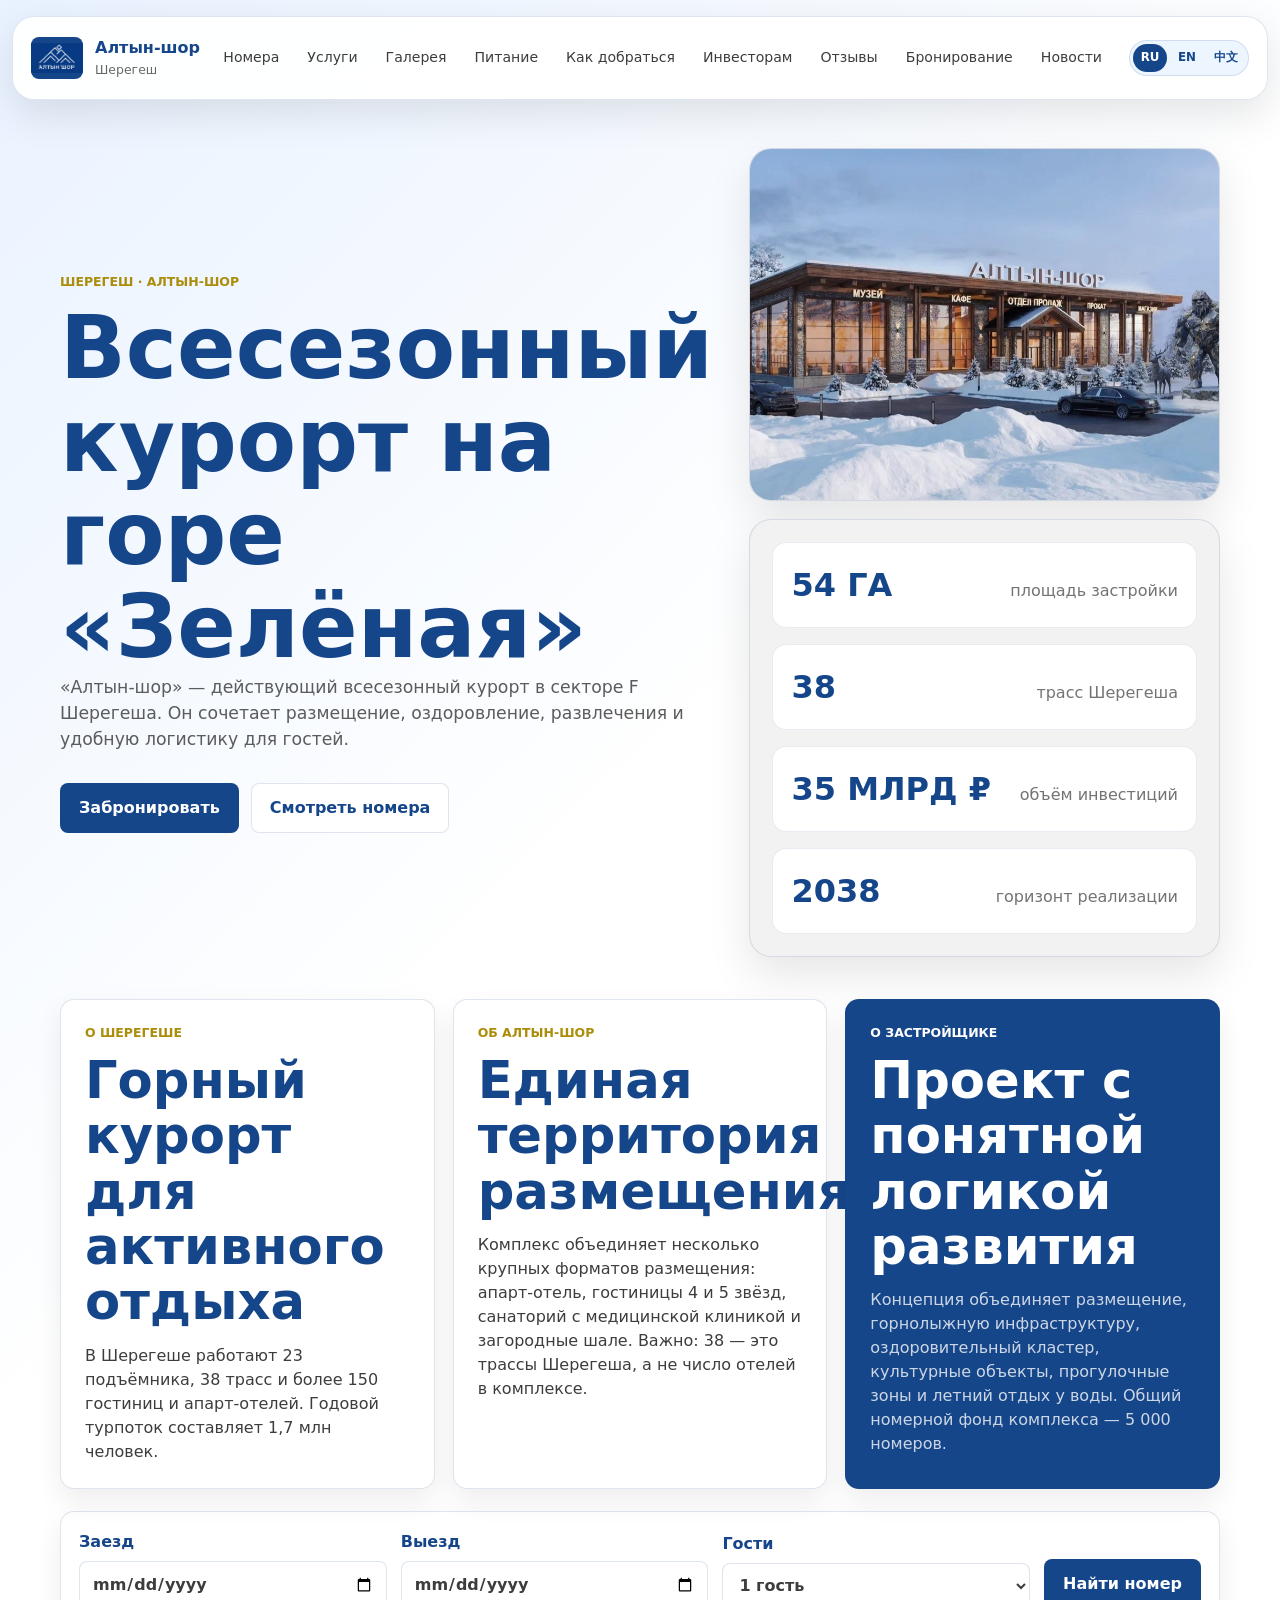
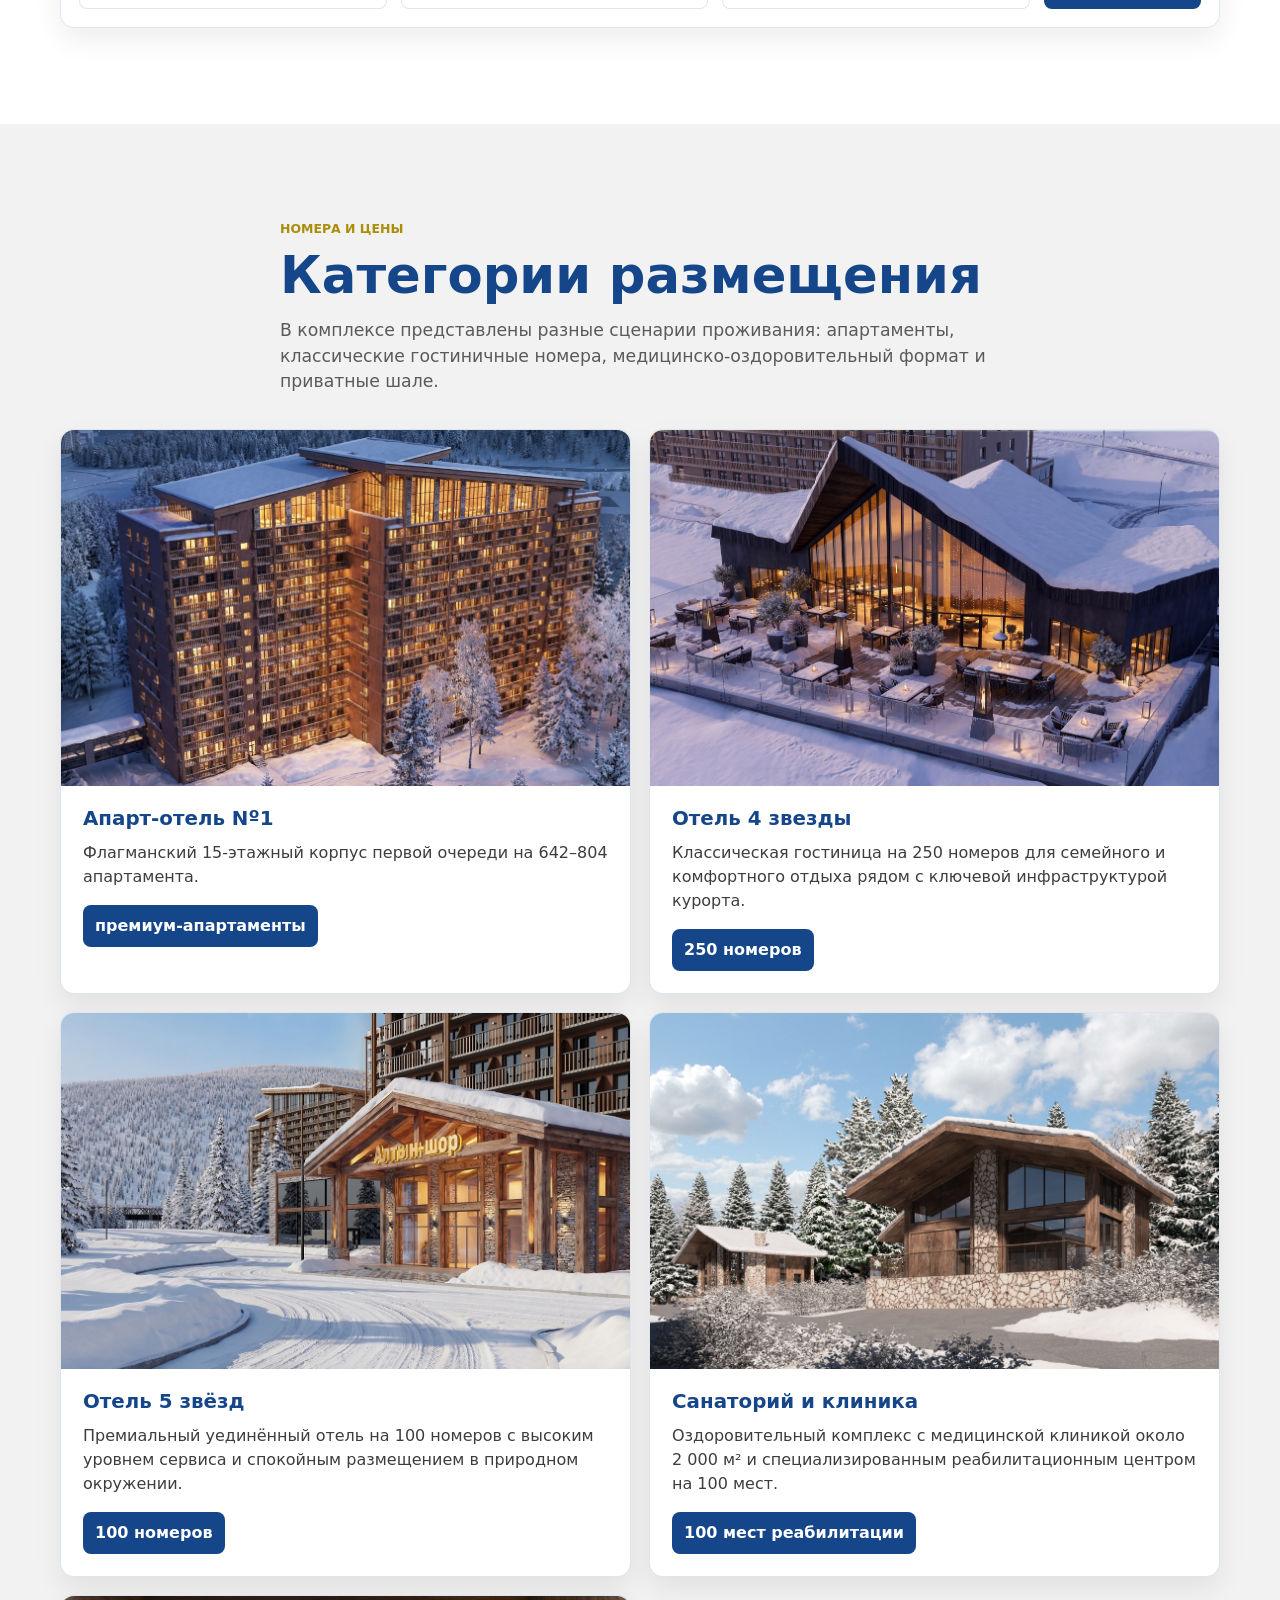
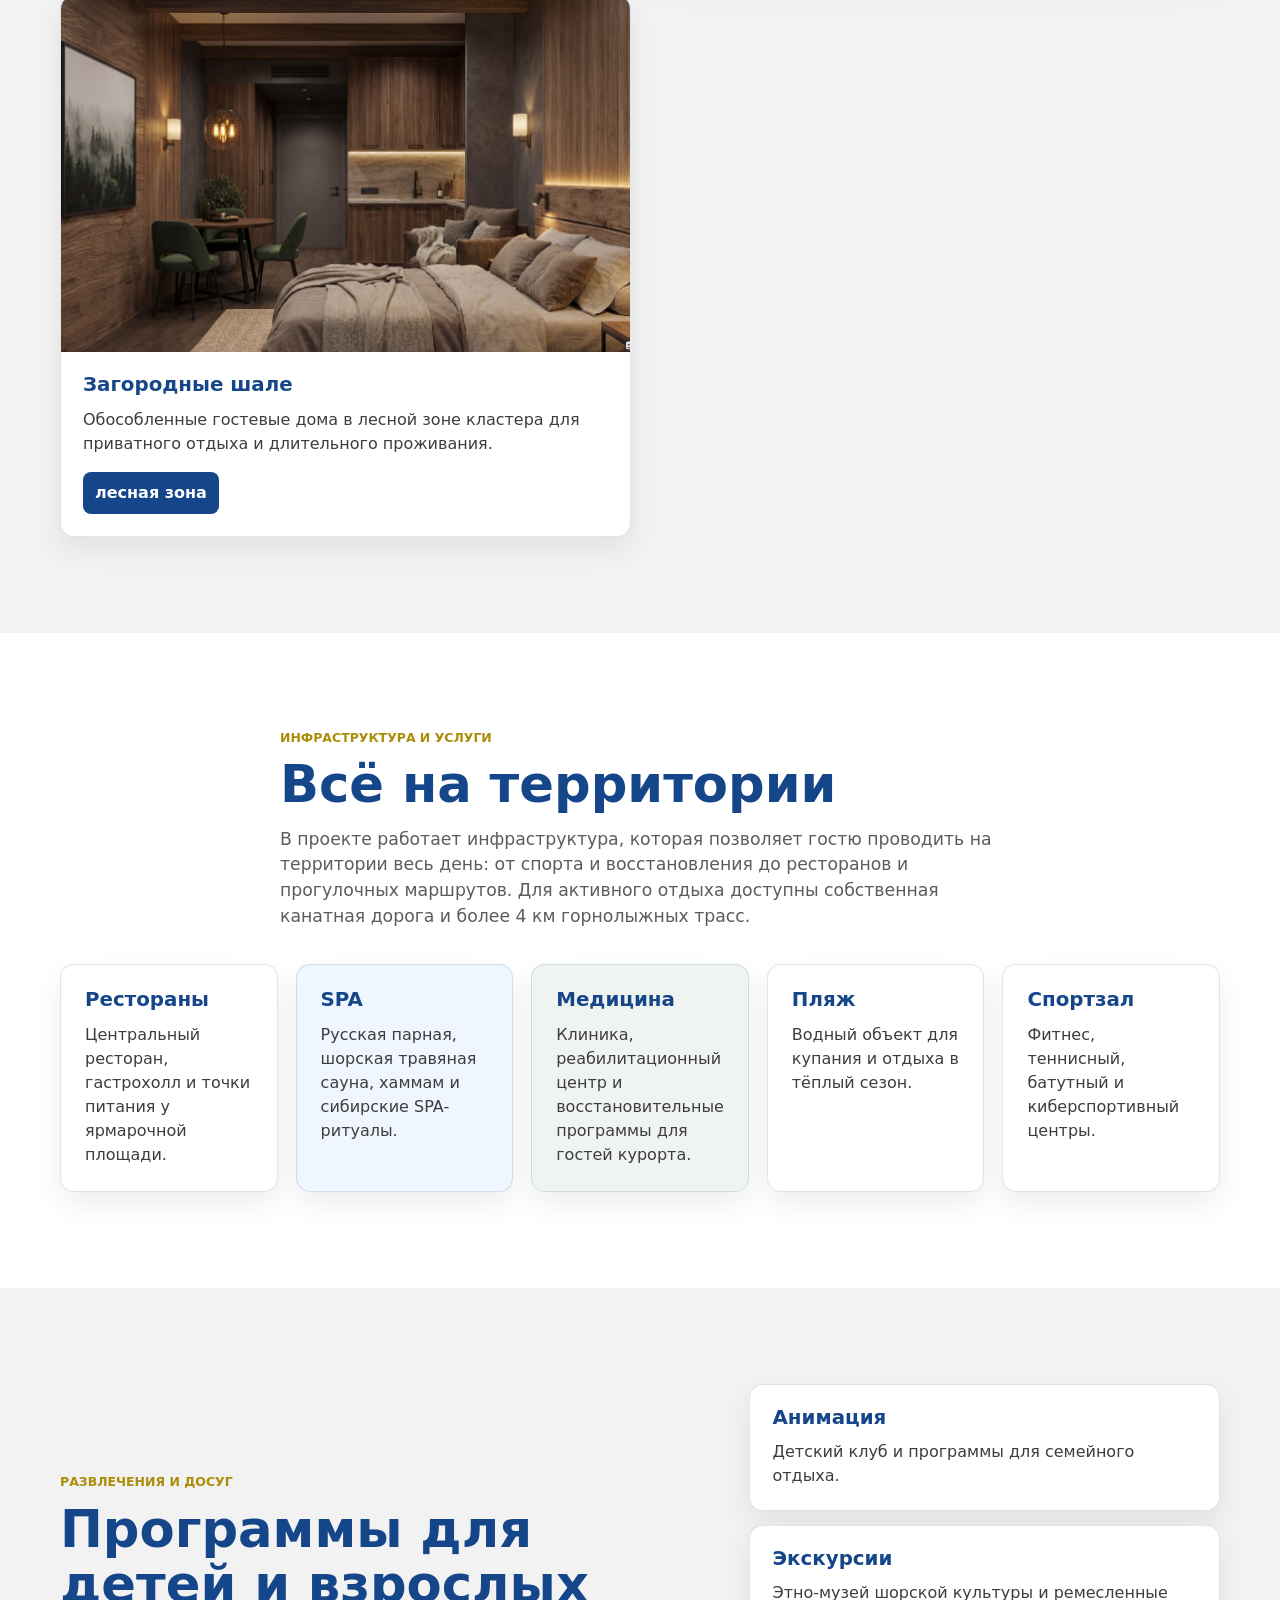
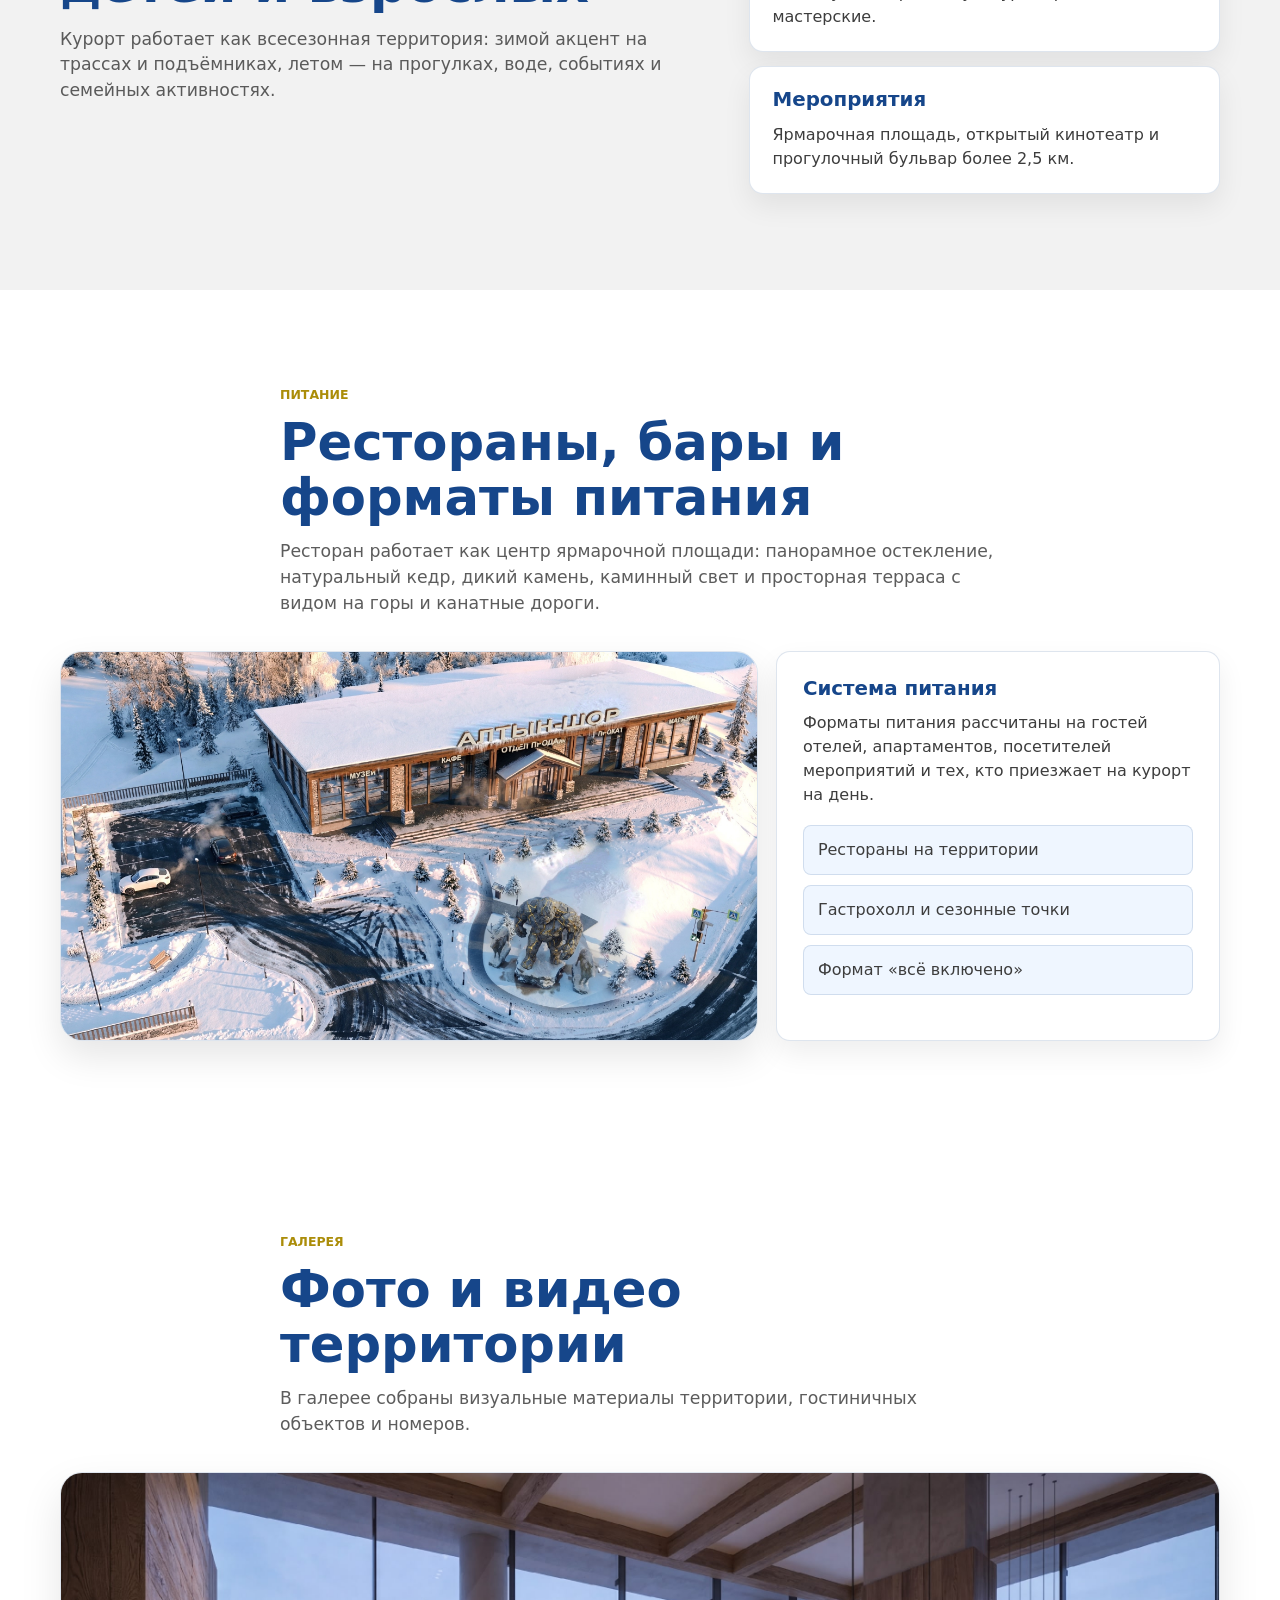
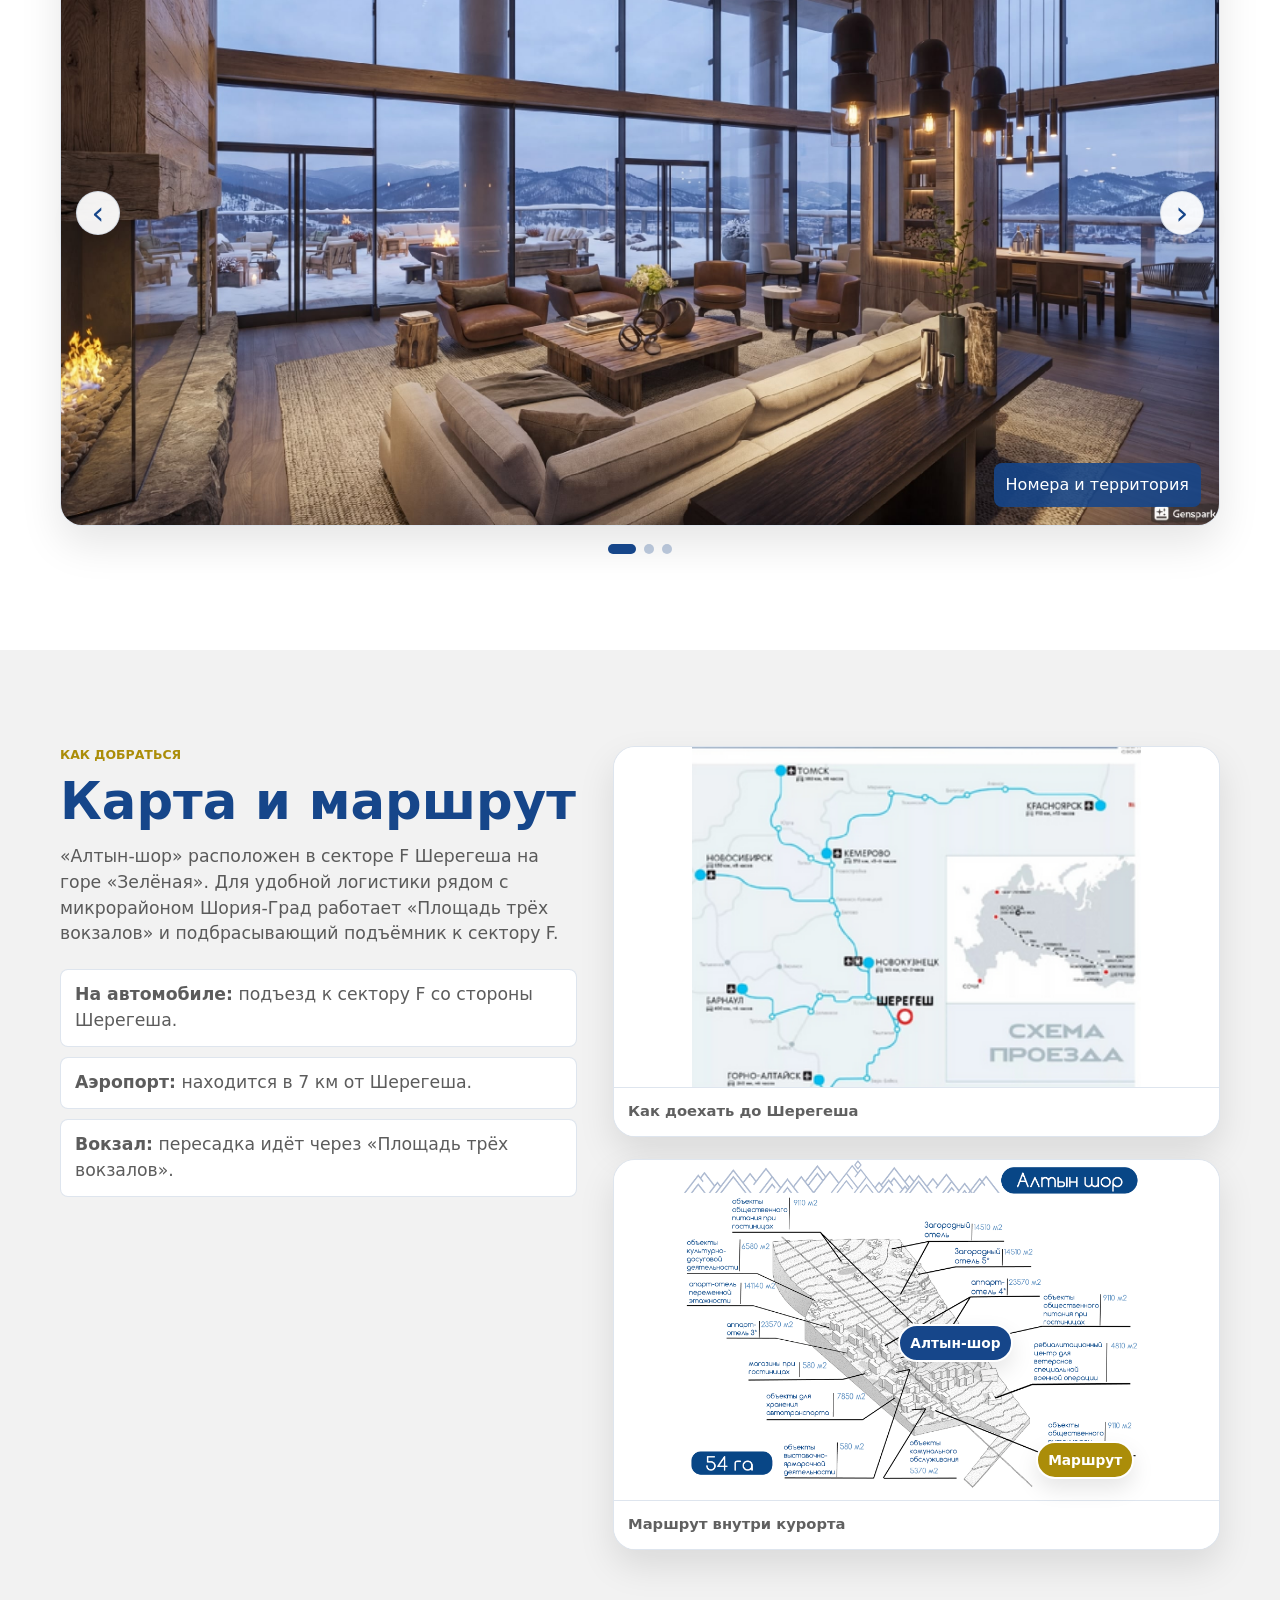
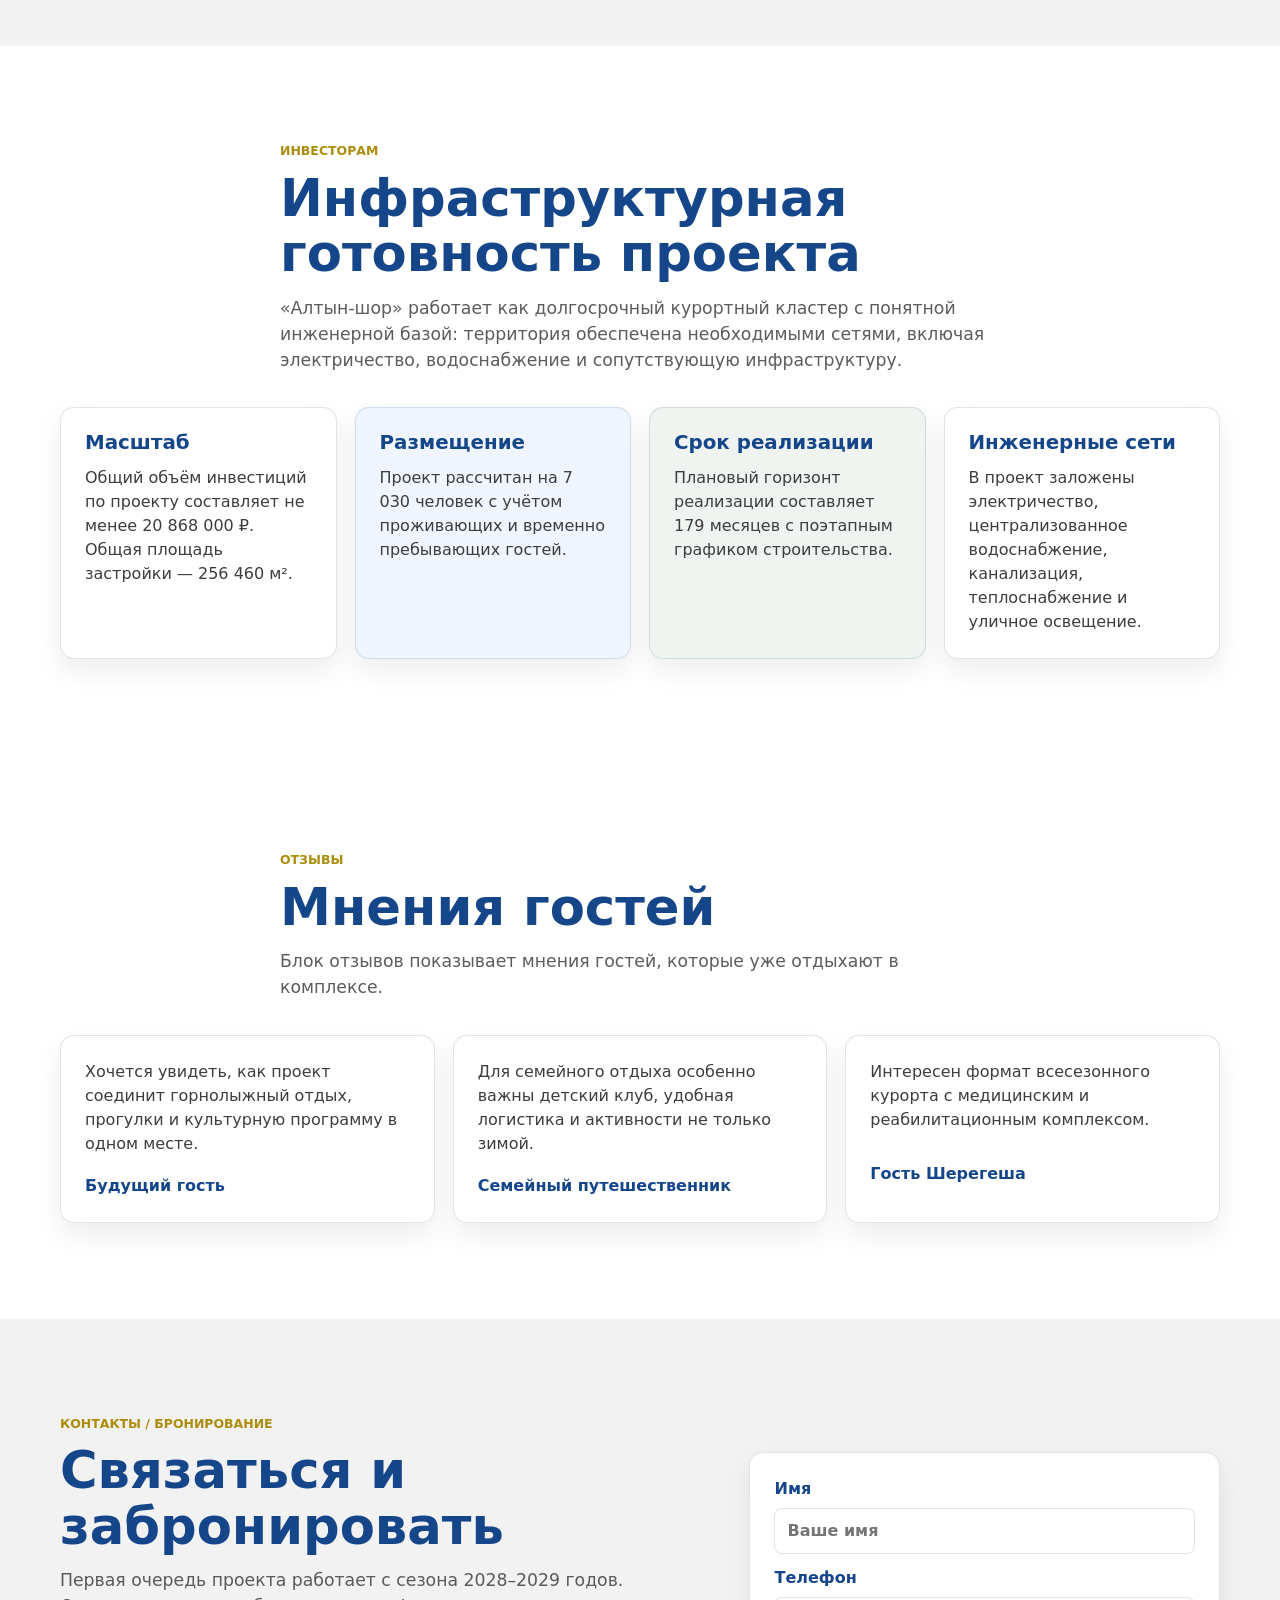
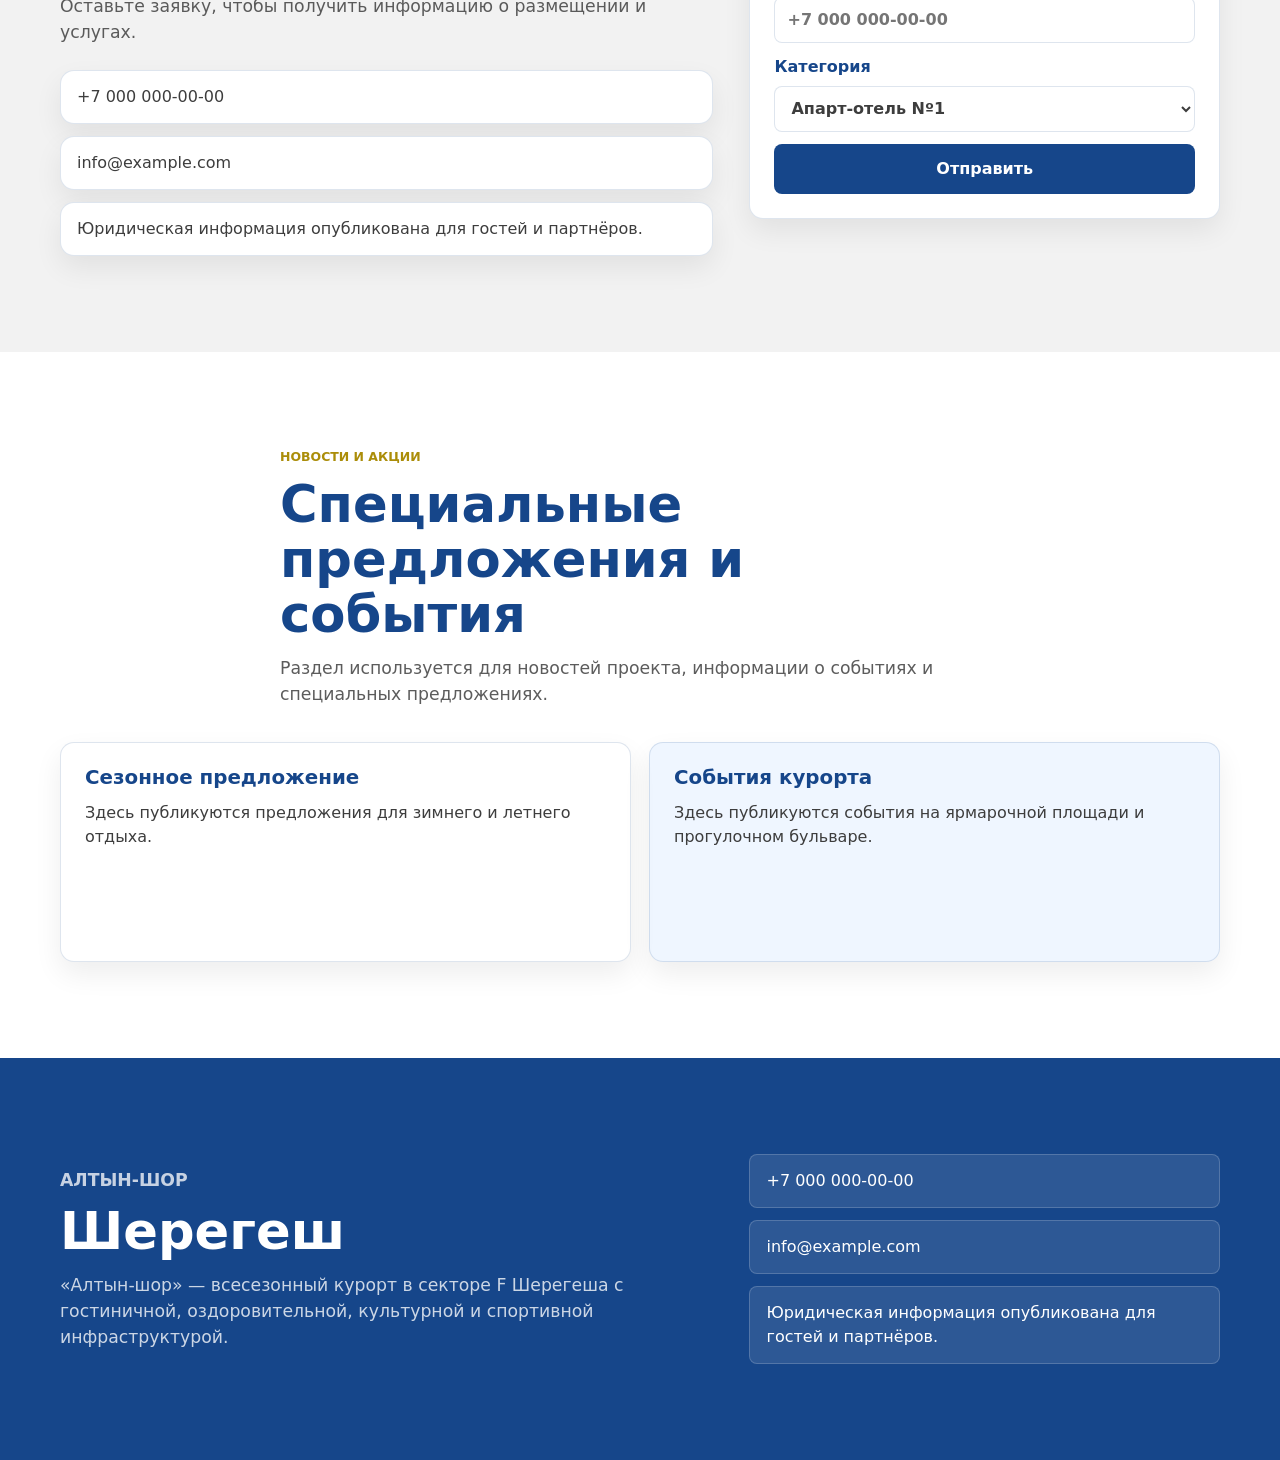
<file: src/index.html>
<!doctype html>
<html lang="ru">
    <head>
        <meta charset="UTF-8" />
        <meta name="viewport" content="width=device-width, initial-scale=1.0" />
        <title>Алтын-шор | Шерегеш</title>
        <meta
            name="description"
            content="Одностраничный лендинг гостиничного проекта Алтын-шор в Шерегеше."
        />
        <link rel="stylesheet" href="./styles.css" />
    </head>
    <body>
        <header class="site-header" data-header>
            <div class="header-inner">
                <a
                    class="brand"
                    href="#top"
                    aria-label="Алтын-шор, к началу страницы"
                >
                    <span class="brand-mark" aria-hidden="true">
                        <img src="./static/logo.png" alt="" />
                    </span>
                    <span class="brand-text">
                        <span class="brand-name">Алтын-шор</span>
                        <span class="brand-subtitle">Шерегеш</span>
                    </span>
                </a>

                <nav class="site-nav" aria-label="Навигация по странице">
                    <a href="#rooms">Номера</a>
                    <a href="#infrastructure">Услуги</a>
                    <a href="#gallery">Галерея</a>
                    <a href="#food">Питание</a>
                    <a href="#route">Как добраться</a>
                    <a href="#investors">Инвесторам</a>
                    <a href="#reviews">Отзывы</a>
                    <a href="#booking">Бронирование</a>
                    <a href="#news">Новости</a>
                </nav>
                <div class="language-switch" aria-label="Выбор языка">
                    <a href="./index.html" aria-current="page">RU</a>
                    <a href="./en.html">EN</a>
                    <a href="./zh.html">中文</a>
                </div>
                <button
                    class="menu-toggle"
                    type="button"
                    data-menu-toggle
                    aria-label="Открыть меню"
                    aria-expanded="false"
                    aria-controls="mobile-drawer"
                >
                    <span></span>
                    <span></span>
                    <span></span>
                </button>
                <div
                    class="mobile-drawer"
                    id="mobile-drawer"
                    data-mobile-drawer
                >
                    <nav class="drawer-nav" aria-label="Мобильная навигация">
                        <a href="#home">Главная</a>
                        <a href="#rooms">Номера</a>
                        <a href="#infrastructure">Услуги</a>
                        <a href="#leisure">Досуг</a>
                        <a href="#food">Питание</a>
                        <a href="#gallery">Галерея</a>
                        <a href="#route">Как добраться</a>
                        <a href="#investors">Инвесторам</a>
                        <a href="#reviews">Отзывы</a>
                        <a href="#booking">Бронирование</a>
                        <a href="#news">Новости</a>
                    </nav>
                    <div class="drawer-languages" aria-label="Выбор языка">
                        <a href="./index.html" aria-current="page">RU</a>
                        <a href="./en.html">EN</a>
                        <a href="./zh.html">中文</a>
                    </div>
                </div>
            </div>
        </header>

        <main id="top">
            <section class="hero section" id="home">
                <div class="section-grid hero-grid">
                    <div class="hero-content">
                        <p class="section-kicker">Шерегеш · Алтын-шор</p>
                        <h1>Всесезонный курорт на горе «Зелёная»</h1>
                        <p class="section-lead">
                            «Алтын-шор» — действующий всесезонный курорт в
                            секторе F Шерегеша. Он сочетает размещение,
                            оздоровление, развлечения и удобную логистику для
                            гостей.
                        </p>
                        <div class="hero-actions">
                            <a class="button button-primary" href="#booking"
                                >Забронировать</a
                            >
                            <a class="button button-secondary" href="#rooms"
                                >Смотреть номера</a
                            >
                        </div>
                    </div>

                    <div class="hero-aside">
                        <figure class="hero-image-card">
                            <img
                                src="./static/main-picture.jpg"
                                alt="Территория Алтын-шор"
                            />
                        </figure>

                        <div class="hero-panel" aria-label="Краткая информация">
                            <div>
                                <span class="stat-number">54 ГА</span>
                                <span class="stat-label"
                                    >площадь застройки</span
                                >
                            </div>
                            <div>
                                <span class="stat-number">38</span>
                                <span class="stat-label">трасс Шерегеша</span>
                            </div>
                            <div>
                                <span class="stat-number">35 МЛРД ₽</span>
                                <span class="stat-label">объём инвестиций</span>
                            </div>
                            <div>
                                <span class="stat-number">2038</span>
                                <span class="stat-label"
                                    >горизонт реализации</span
                                >
                            </div>
                        </div>
                    </div>
                </div>

                <div class="home-details">
                    <article class="feature-block">
                        <p class="section-kicker">О Шерегеше</p>
                        <h2>Горный курорт для активного отдыха</h2>
                        <p>
                            В Шерегеше работают 23 подъёмника, 38 трасс и более
                            150 гостиниц и апарт-отелей. Годовой турпоток
                            составляет 1,7 млн человек.
                        </p>
                    </article>
                    <article class="feature-block">
                        <p class="section-kicker">Об Алтын-шор</p>
                        <h2>Единая территория размещения</h2>
                        <p>
                            Комплекс объединяет несколько крупных форматов
                            размещения: апарт-отель, гостиницы 4 и 5 звёзд,
                            санаторий с медицинской клиникой и загородные шале.
                            Важно: 38 — это трассы Шерегеша, а не число отелей в
                            комплексе.
                        </p>
                    </article>
                    <article class="feature-block developer-block">
                        <p class="section-kicker">О застройщике</p>
                        <h2>Проект с понятной логикой развития</h2>
                        <p>
                            Концепция объединяет размещение, горнолыжную
                            инфраструктуру, оздоровительный кластер, культурные
                            объекты, прогулочные зоны и летний отдых у воды.
                            Общий номерной фонд комплекса — 5 000 номеров.
                        </p>
                    </article>
                </div>

                <form class="quick-booking" aria-label="Форма быстрого поиска">
                    <label>
                        <span>Заезд</span>
                        <input type="date" name="arrival" />
                    </label>
                    <label>
                        <span>Выезд</span>
                        <input type="date" name="departure" />
                    </label>
                    <label>
                        <span>Гости</span>
                        <select name="guests">
                            <option>1 гость</option>
                            <option>2 гостя</option>
                            <option>3 гостя</option>
                            <option>4 гостя</option>
                        </select>
                    </label>
                    <button class="button button-primary" type="submit">
                        Найти номер
                    </button>
                </form>
            </section>

            <section class="section pricing-section" id="rooms">
                <div class="section-heading">
                    <p class="section-kicker">Номера и цены</p>
                    <h2>Категории размещения</h2>
                    <p>
                        В комплексе представлены разные сценарии проживания:
                        апартаменты, классические гостиничные номера,
                        медицинско-оздоровительный формат и приватные шале.
                    </p>
                </div>

                <div class="room-grid">
                    <article class="room-card">
                        <img
                            src="./static/building.jpg"
                            alt="Категория стандарт"
                        />
                        <div>
                            <h3>Апарт-отель Nº1</h3>
                            <p>
                                Флагманский 15-этажный корпус первой очереди на
                                642–804 апартамента.
                            </p>
                            <span class="room-price">премиум-апартаменты</span>
                        </div>
                    </article>
                    <article class="room-card">
                        <img
                            src="./static/building-2.jpg"
                            alt="Категория люкс"
                        />
                        <div>
                            <h3>Отель 4 звезды</h3>
                            <p>
                                Классическая гостиница на 250 номеров для
                                семейного и комфортного отдыха рядом с ключевой
                                инфраструктурой курорта.
                            </p>
                            <span class="room-price">250 номеров</span>
                        </div>
                    </article>
                    <article class="room-card">
                        <img
                            src="./static/building-3.jpg"
                            alt="Премиальный отель"
                        />
                        <div>
                            <h3>Отель 5 звёзд</h3>
                            <p>
                                Премиальный уединённый отель на 100 номеров с
                                высоким уровнем сервиса и спокойным размещением
                                в природном окружении.
                            </p>
                            <span class="room-price">100 номеров</span>
                        </div>
                    </article>
                    <article class="room-card">
                        <img
                            src="./static/building-4.jpg"
                            alt="Санаторий и клиника"
                        />
                        <div>
                            <h3>Санаторий и клиника</h3>
                            <p>
                                Оздоровительный комплекс с медицинской клиникой
                                около 2 000 м² и специализированным
                                реабилитационным центром на 100 мест.
                            </p>
                            <span class="room-price"
                                >100 мест реабилитации</span
                            >
                        </div>
                    </article>
                    <article class="room-card">
                        <img
                            src="./static/room-1.jpg"
                            alt="Комплекс загородных шале"
                        />
                        <div>
                            <h3>Загородные шале</h3>
                            <p>
                                Обособленные гостевые дома в лесной зоне
                                кластера для приватного отдыха и длительного
                                проживания.
                            </p>
                            <span class="room-price">лесная зона</span>
                        </div>
                    </article>
                </div>
            </section>

            <section class="section" id="infrastructure">
                <div class="section-heading">
                    <p class="section-kicker">Инфраструктура и услуги</p>
                    <h2>Всё на территории</h2>
                    <p>
                        В проекте работает инфраструктура, которая позволяет
                        гостю проводить на территории весь день: от спорта и
                        восстановления до ресторанов и прогулочных маршрутов.
                        Для активного отдыха доступны собственная канатная
                        дорога и более 4 км горнолыжных трасс.
                    </p>
                </div>

                <div class="info-grid">
                    <article class="info-card">
                        <h3>Рестораны</h3>
                        <p>
                            Центральный ресторан, гастрохолл и точки питания у
                            ярмарочной площади.
                        </p>
                    </article>
                    <article class="info-card">
                        <h3>SPA</h3>
                        <p>
                            Русская парная, шорская травяная сауна, хаммам и
                            сибирские SPA-ритуалы.
                        </p>
                    </article>
                    <article class="info-card">
                        <h3>Медицина</h3>
                        <p>
                            Клиника, реабилитационный центр и восстановительные
                            программы для гостей курорта.
                        </p>
                    </article>
                    <article class="info-card">
                        <h3>Пляж</h3>
                        <p>
                            Водный объект для купания и отдыха в тёплый сезон.
                        </p>
                    </article>
                    <article class="info-card">
                        <h3>Спортзал</h3>
                        <p>
                            Фитнес, теннисный, батутный и киберспортивный
                            центры.
                        </p>
                    </article>
                </div>
            </section>

            <section class="section leisure-section" id="leisure">
                <div class="section-grid">
                    <div class="section-heading inline-heading">
                        <p class="section-kicker">Развлечения и досуг</p>
                        <h2>Программы для детей и взрослых</h2>
                        <p>
                            Курорт работает как всесезонная территория: зимой
                            акцент на трассах и подъёмниках, летом — на
                            прогулках, воде, событиях и семейных активностях.
                        </p>
                    </div>
                    <div class="stack-list">
                        <article>
                            <h3>Анимация</h3>
                            <p>
                                Детский клуб и программы для семейного отдыха.
                            </p>
                        </article>
                        <article>
                            <h3>Экскурсии</h3>
                            <p>
                                Этно-музей шорской культуры и ремесленные
                                мастерские.
                            </p>
                        </article>
                        <article>
                            <h3>Мероприятия</h3>
                            <p>
                                Ярмарочная площадь, открытый кинотеатр и
                                прогулочный бульвар более 2,5 км.
                            </p>
                        </article>
                    </div>
                </div>
            </section>

            <section class="section food-section" id="food">
                <div class="section-heading">
                    <p class="section-kicker">Питание</p>
                    <h2>Рестораны, бары и форматы питания</h2>
                    <p>
                        Ресторан работает как центр ярмарочной площади:
                        панорамное остекление, натуральный кедр, дикий камень,
                        каминный свет и просторная терраса с видом на горы и
                        канатные дороги.
                    </p>
                </div>

                <div class="food-layout">
                    <img
                        src="./static/building-5.jpg"
                        alt="Территория с объектами питания"
                    />
                    <div class="food-card">
                        <h3>Система питания</h3>
                        <p>
                            Форматы питания рассчитаны на гостей отелей,
                            апартаментов, посетителей мероприятий и тех, кто
                            приезжает на курорт на день.
                        </p>
                        <ul class="clean-list">
                            <li>Рестораны на территории</li>
                            <li>Гастрохолл и сезонные точки</li>
                            <li>Формат «всё включено»</li>
                        </ul>
                    </div>
                </div>
            </section>

            <section class="section" id="gallery">
                <div class="section-heading">
                    <p class="section-kicker">Галерея</p>
                    <h2>Фото и видео территории</h2>
                    <p>
                        В галерее собраны визуальные материалы территории,
                        гостиничных объектов и номеров.
                    </p>
                </div>

                <div class="carousel" data-carousel>
                    <button
                        class="carousel-control carousel-control-prev"
                        type="button"
                        data-carousel-prev
                        aria-label="Предыдущее изображение"
                    >
                        ‹
                    </button>
                    <div class="carousel-viewport">
                        <div class="carousel-track" data-carousel-track>
                            <figure class="carousel-slide">
                                <img
                                    src="./static/room-2.jpg"
                                    alt="Гостиничные дома Алтын-шор"
                                />
                                <figcaption>Номера и территория</figcaption>
                            </figure>
                            <figure class="carousel-slide">
                                <img
                                    src="./static/room-3.jpg"
                                    alt="Объект Алтын-шор на природной территории"
                                />
                                <figcaption>Виды и окружение</figcaption>
                            </figure>
                            <figure class="carousel-slide">
                                <img
                                    src="./static/shor-2.jpg"
                                    alt="Вид территории Алтын-шор"
                                />
                                <figcaption>Пейзаж</figcaption>
                            </figure>
                        </div>
                    </div>
                    <button
                        class="carousel-control carousel-control-next"
                        type="button"
                        data-carousel-next
                        aria-label="Следующее изображение"
                    >
                        ›
                    </button>
                    <div
                        class="carousel-dots"
                        data-carousel-dots
                        aria-label="Слайды"
                    ></div>
                </div>
            </section>

            <section class="section map-section" id="route">
                <div class="section-grid">
                    <div class="section-heading inline-heading">
                        <p class="section-kicker">Как добраться</p>
                        <h2>Карта и маршрут</h2>
                        <p>
                            «Алтын-шор» расположен в секторе F Шерегеша на горе
                            «Зелёная». Для удобной логистики рядом с
                            микрорайоном Шория-Град работает «Площадь трёх
                            вокзалов» и подбрасывающий подъёмник к сектору F.
                        </p>
                        <div class="route-notes">
                            <p>
                                <strong>На автомобиле:</strong> подъезд к
                                сектору F со стороны Шерегеша.
                            </p>
                            <p>
                                <strong>Аэропорт:</strong> находится в 7 км от
                                Шерегеша.
                            </p>
                            <p>
                                <strong>Вокзал:</strong> пересадка идёт через
                                «Площадь трёх вокзалов».
                            </p>
                        </div>
                    </div>
                    <div class="route-maps">
                        <figure class="map-frame route-map-card">
                            <img
                                src="./static/global-map.png"
                                alt="Карта проезда на уровне городов"
                            />
                            <figcaption>Как доехать до Шерегеша</figcaption>
                        </figure>
                        <figure
                            class="map-frame interactive-map route-map-card"
                        >
                            <img
                                src="./static/karta_altyn.png"
                                alt="Схема расположения объектов Алтын-шор"
                            />
                            <span class="map-marker marker-main"
                                >Алтын-шор</span
                            >
                            <span class="map-marker marker-route">Маршрут</span>
                            <figcaption>Маршрут внутри курорта</figcaption>
                        </figure>
                    </div>
                </div>
            </section>

            <section class="section investors-section" id="investors">
                <div class="section-heading">
                    <p class="section-kicker">Инвесторам</p>
                    <h2>Инфраструктурная готовность проекта</h2>
                    <p>
                        «Алтын-шор» работает как долгосрочный курортный кластер
                        с понятной инженерной базой: территория обеспечена
                        необходимыми сетями, включая электричество,
                        водоснабжение и сопутствующую инфраструктуру.
                    </p>
                </div>

                <div class="investor-grid">
                    <article class="info-card">
                        <h3>Масштаб</h3>
                        <p>
                            Общий объём инвестиций по проекту составляет не
                            менее 20 868 000 ₽. Общая площадь застройки — 256
                            460 м².
                        </p>
                    </article>
                    <article class="info-card">
                        <h3>Размещение</h3>
                        <p>
                            Проект рассчитан на 7 030 человек с учётом
                            проживающих и временно пребывающих гостей.
                        </p>
                    </article>
                    <article class="info-card">
                        <h3>Срок реализации</h3>
                        <p>
                            Плановый горизонт реализации составляет 179 месяцев
                            с поэтапным графиком строительства.
                        </p>
                    </article>
                    <article class="info-card">
                        <h3>Инженерные сети</h3>
                        <p>
                            В проект заложены электричество, централизованное
                            водоснабжение, канализация, теплоснабжение и уличное
                            освещение.
                        </p>
                    </article>
                </div>
            </section>

            <section class="section reviews-section" id="reviews">
                <div class="section-heading">
                    <p class="section-kicker">Отзывы</p>
                    <h2>Мнения гостей</h2>
                    <p>
                        Блок отзывов показывает мнения гостей, которые уже
                        отдыхают в комплексе.
                    </p>
                </div>

                <div class="review-grid">
                    <blockquote>
                        <p>
                            Хочется увидеть, как проект соединит горнолыжный
                            отдых, прогулки и культурную программу в одном
                            месте.
                        </p>
                        <cite>Будущий гость</cite>
                    </blockquote>
                    <blockquote>
                        <p>
                            Для семейного отдыха особенно важны детский клуб,
                            удобная логистика и активности не только зимой.
                        </p>
                        <cite>Семейный путешественник</cite>
                    </blockquote>
                    <blockquote>
                        <p>
                            Интересен формат всесезонного курорта с медицинским
                            и реабилитационным комплексом.
                        </p>
                        <cite>Гость Шерегеша</cite>
                    </blockquote>
                </div>
            </section>

            <section class="section booking-section" id="booking">
                <div class="section-grid">
                    <div class="section-heading inline-heading">
                        <p class="section-kicker">Контакты / Бронирование</p>
                        <h2>Связаться и забронировать</h2>
                        <p>
                            Первая очередь проекта работает с сезона 2028–2029
                            годов. Оставьте заявку, чтобы получить информацию о
                            размещении и услугах.
                        </p>
                        <address class="contact-list">
                            <a href="tel:+70000000000">+7 000 000-00-00</a>
                            <a href="mailto:info@example.com"
                                >info@example.com</a
                            >
                            <span
                                >Юридическая информация опубликована для гостей
                                и партнёров.</span
                            >
                        </address>
                    </div>

                    <form class="booking-form" aria-label="Онлайн-бронирование">
                        <label>
                            <span>Имя</span>
                            <input
                                type="text"
                                name="name"
                                placeholder="Ваше имя"
                            />
                        </label>
                        <label>
                            <span>Телефон</span>
                            <input
                                type="tel"
                                name="phone"
                                placeholder="+7 000 000-00-00"
                            />
                        </label>
                        <label>
                            <span>Категория</span>
                            <select name="room">
                                <option>Апарт-отель Nº1</option>
                                <option>Отель 4 звезды</option>
                                <option>Отель 5 звёзд</option>
                                <option>Санаторий и клиника</option>
                                <option>Загородные шале</option>
                            </select>
                        </label>
                        <button class="button button-primary" type="submit">
                            Отправить
                        </button>
                    </form>
                </div>
            </section>

            <section class="section news-section" id="news">
                <div class="section-heading">
                    <p class="section-kicker">Новости и акции</p>
                    <h2>Специальные предложения и события</h2>
                    <p>
                        Раздел используется для новостей проекта, информации о
                        событиях и специальных предложениях.
                    </p>
                </div>

                <div class="news-grid">
                    <article class="info-card">
                        <h3>Сезонное предложение</h3>
                        <p>
                            Здесь публикуются предложения для зимнего и летнего
                            отдыха.
                        </p>
                    </article>
                    <article class="info-card">
                        <h3>События курорта</h3>
                        <p>
                            Здесь публикуются события на ярмарочной площади и
                            прогулочном бульваре.
                        </p>
                    </article>
                </div>
            </section>
        </main>

        <footer class="site-footer section">
            <div class="footer-grid">
                <div>
                    <p class="section-kicker">Алтын-шор</p>
                    <h2>Шерегеш</h2>
                    <p>
                        «Алтын-шор» — всесезонный курорт в секторе F Шерегеша с
                        гостиничной, оздоровительной, культурной и спортивной
                        инфраструктурой.
                    </p>
                </div>
                <address class="footer-contacts">
                    <a href="tel:+70000000000">+7 000 000-00-00</a>
                    <a href="mailto:info@example.com">info@example.com</a>
                    <span
                        >Юридическая информация опубликована для гостей и
                        партнёров.</span
                    >
                </address>
            </div>
        </footer>

        <script src="./script.js"></script>
    </body>
</html>
</file>
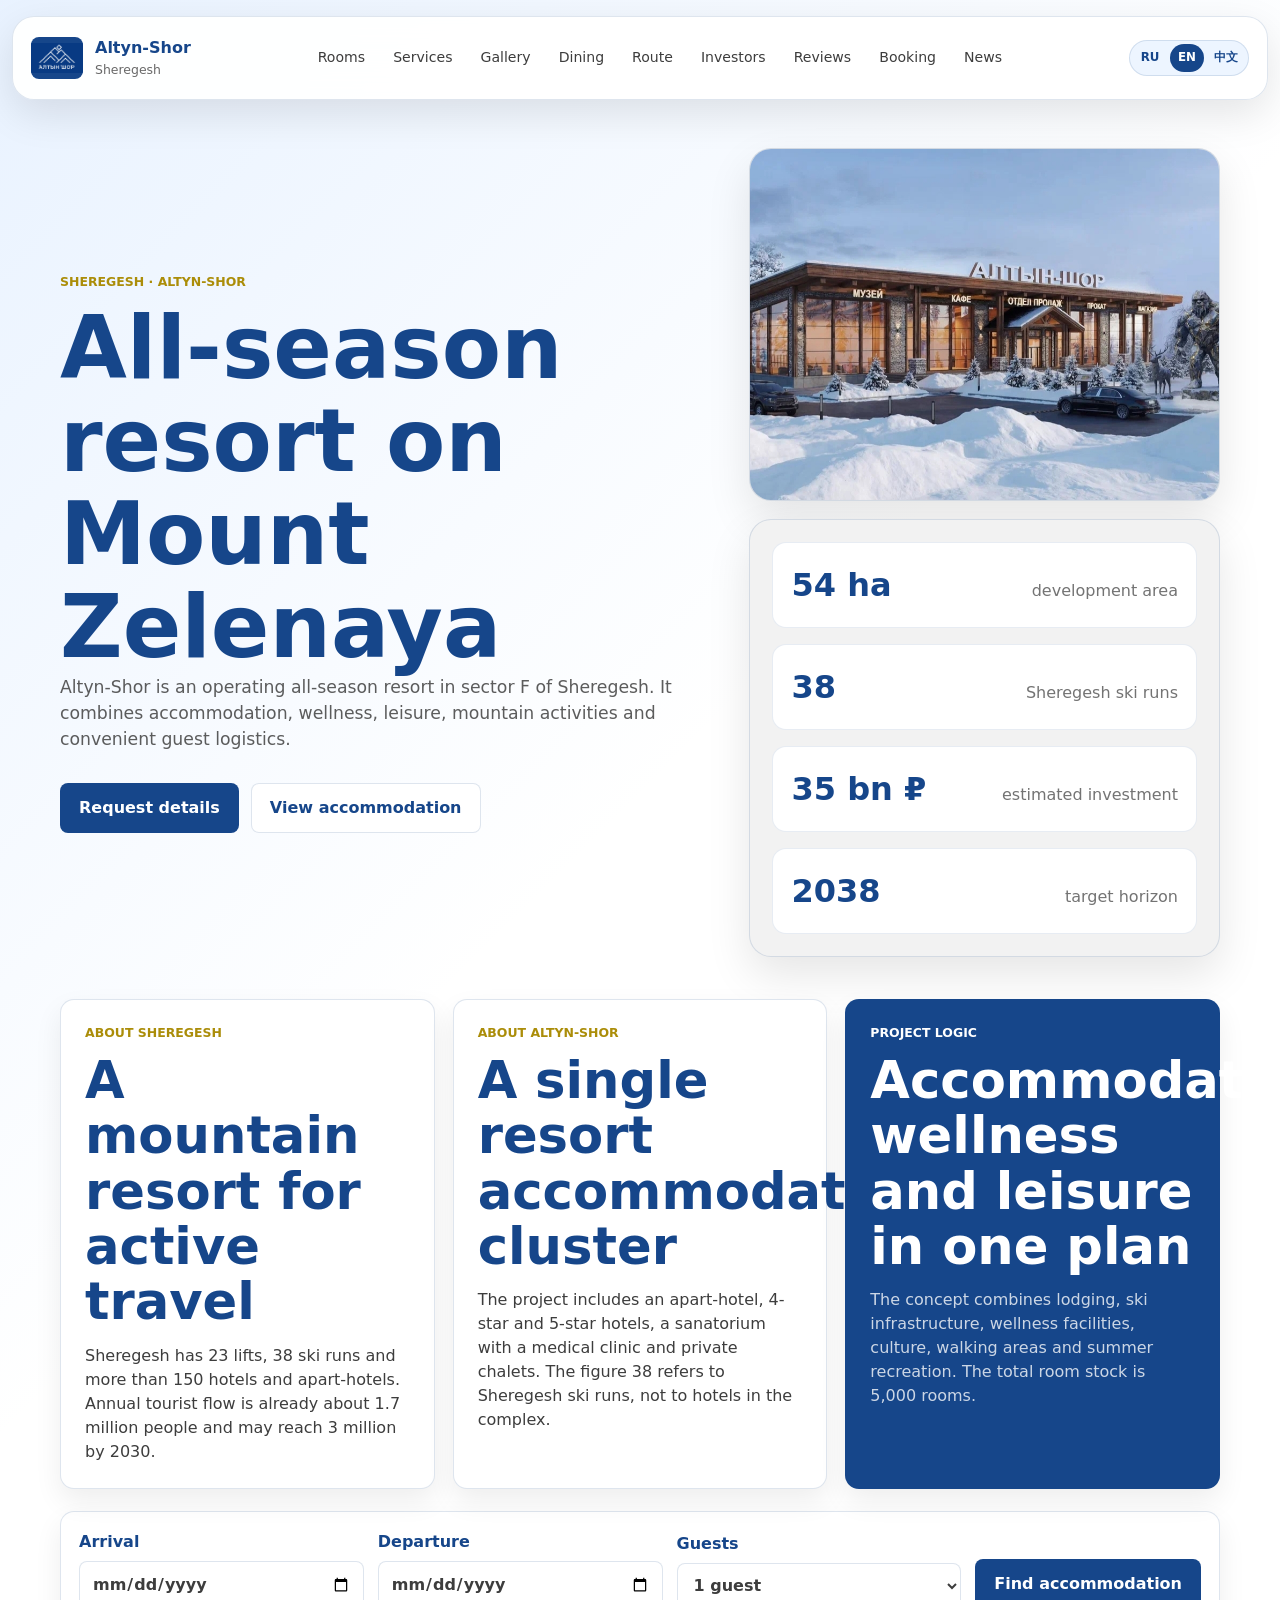
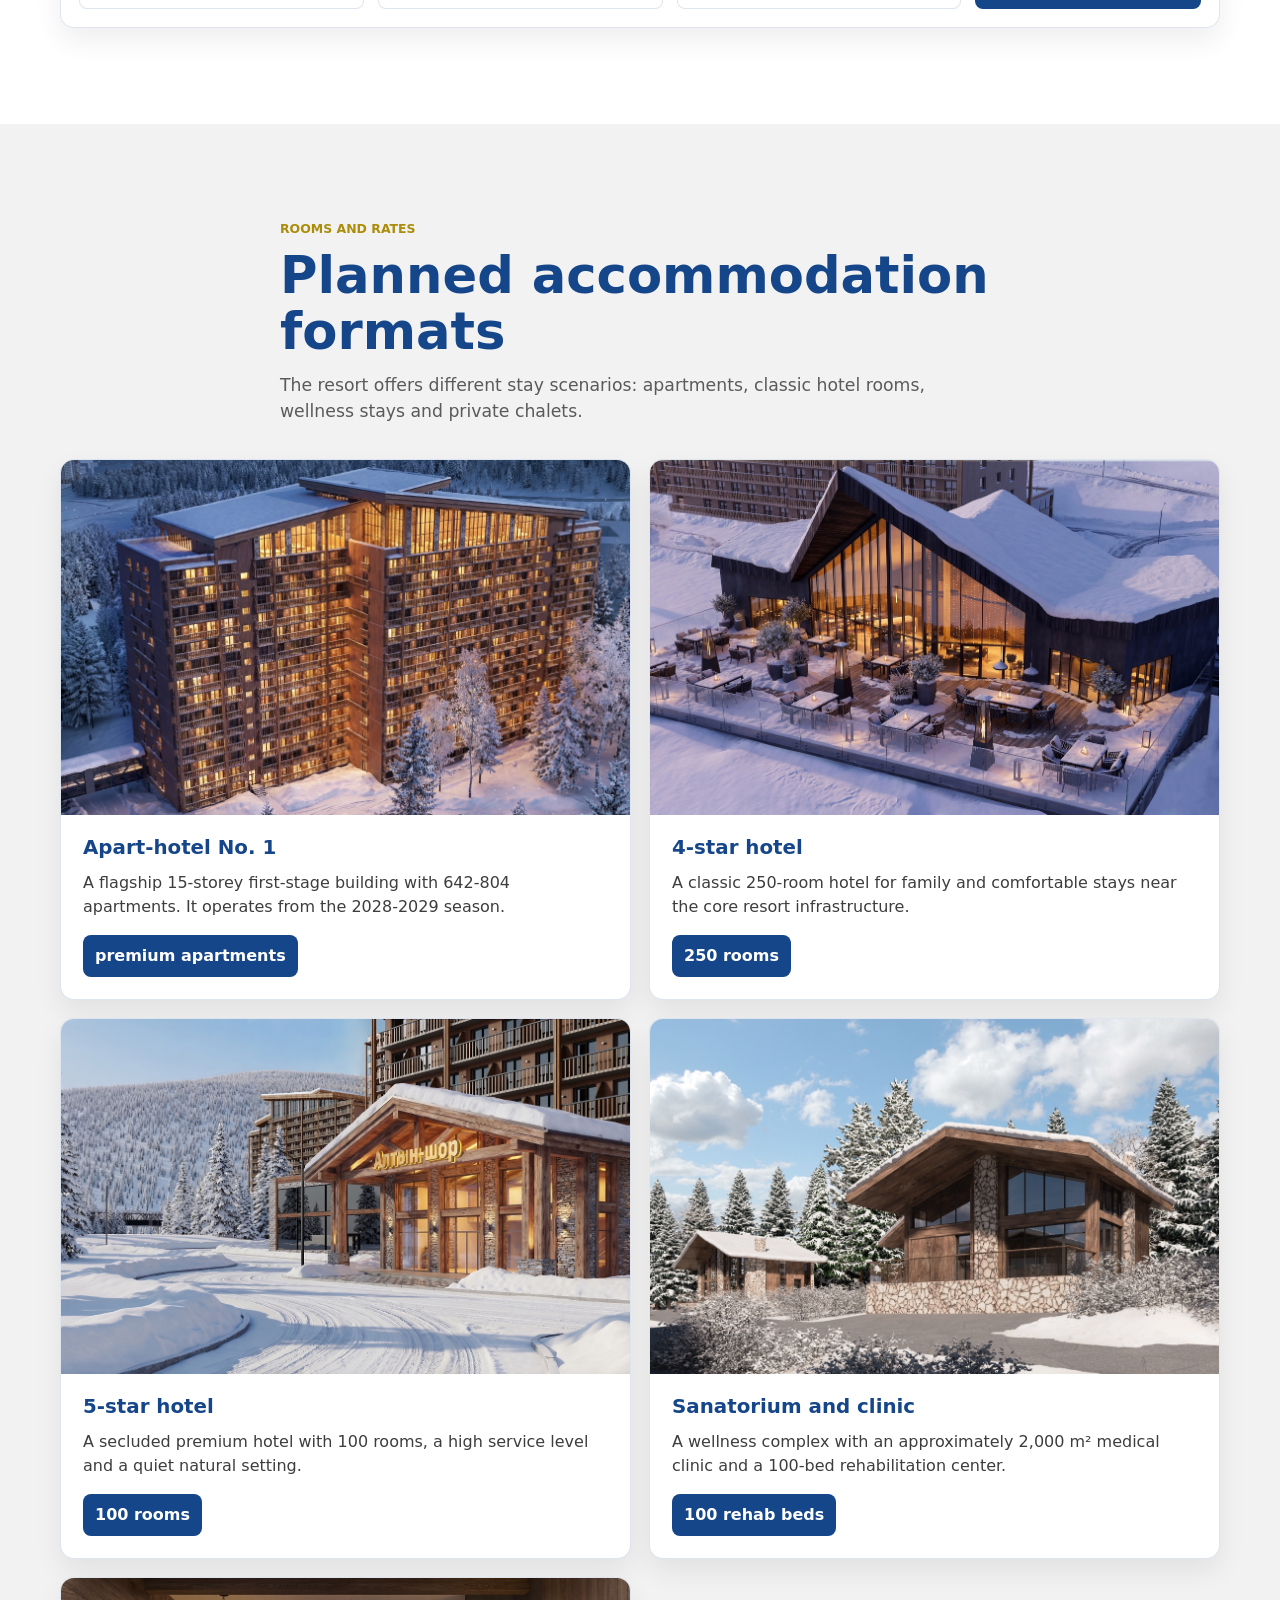
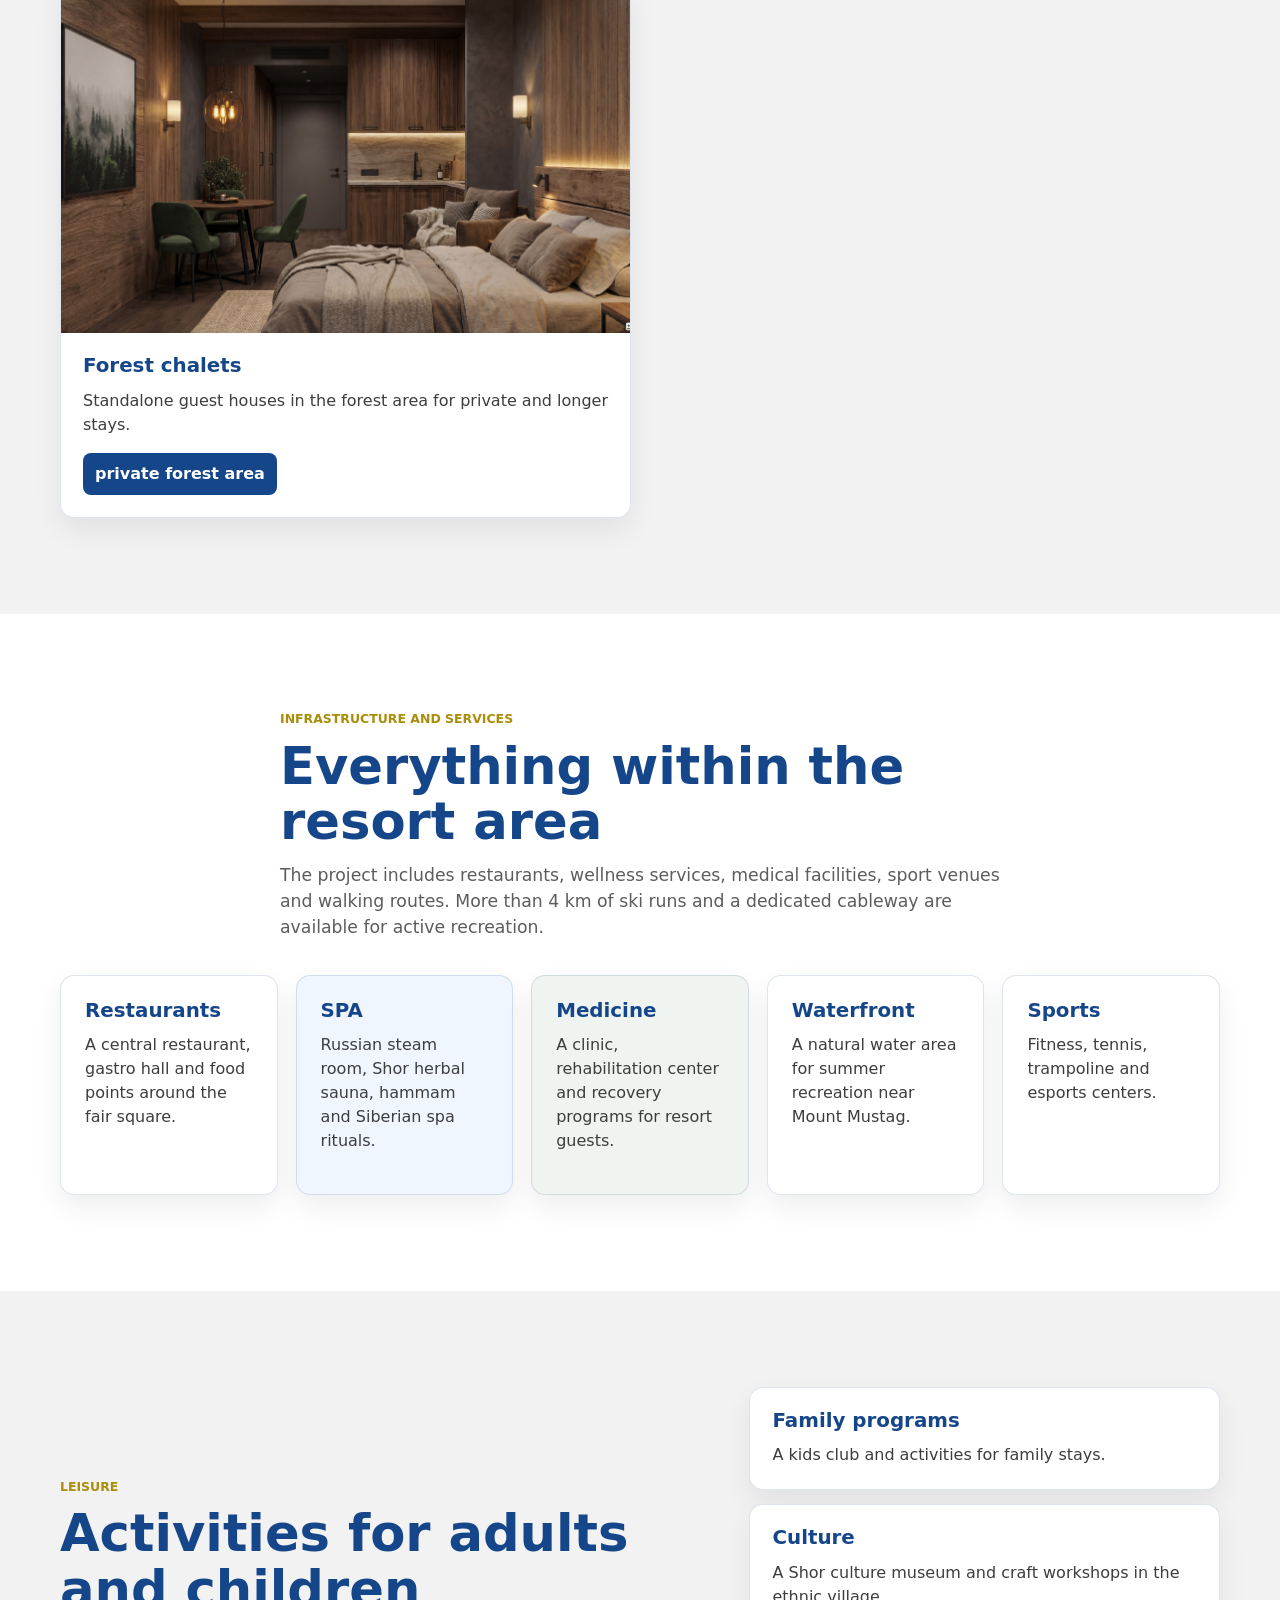
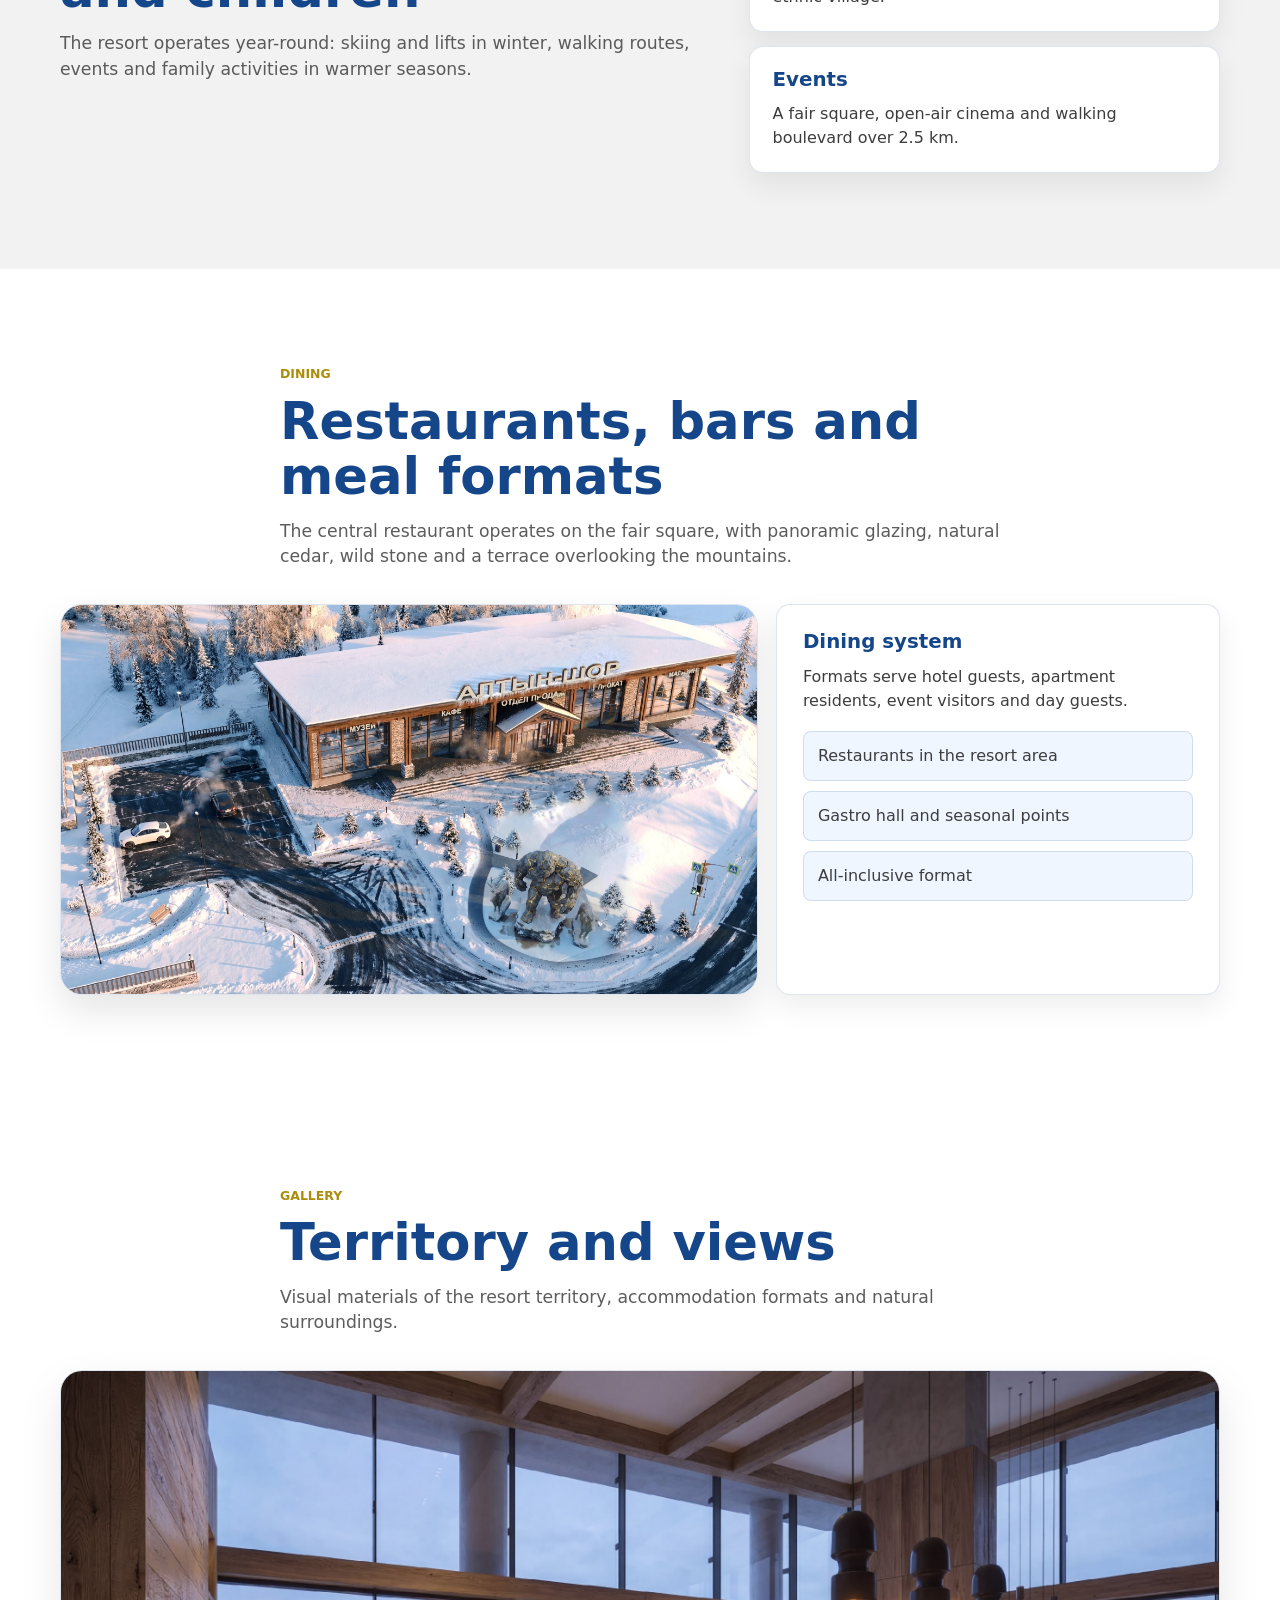
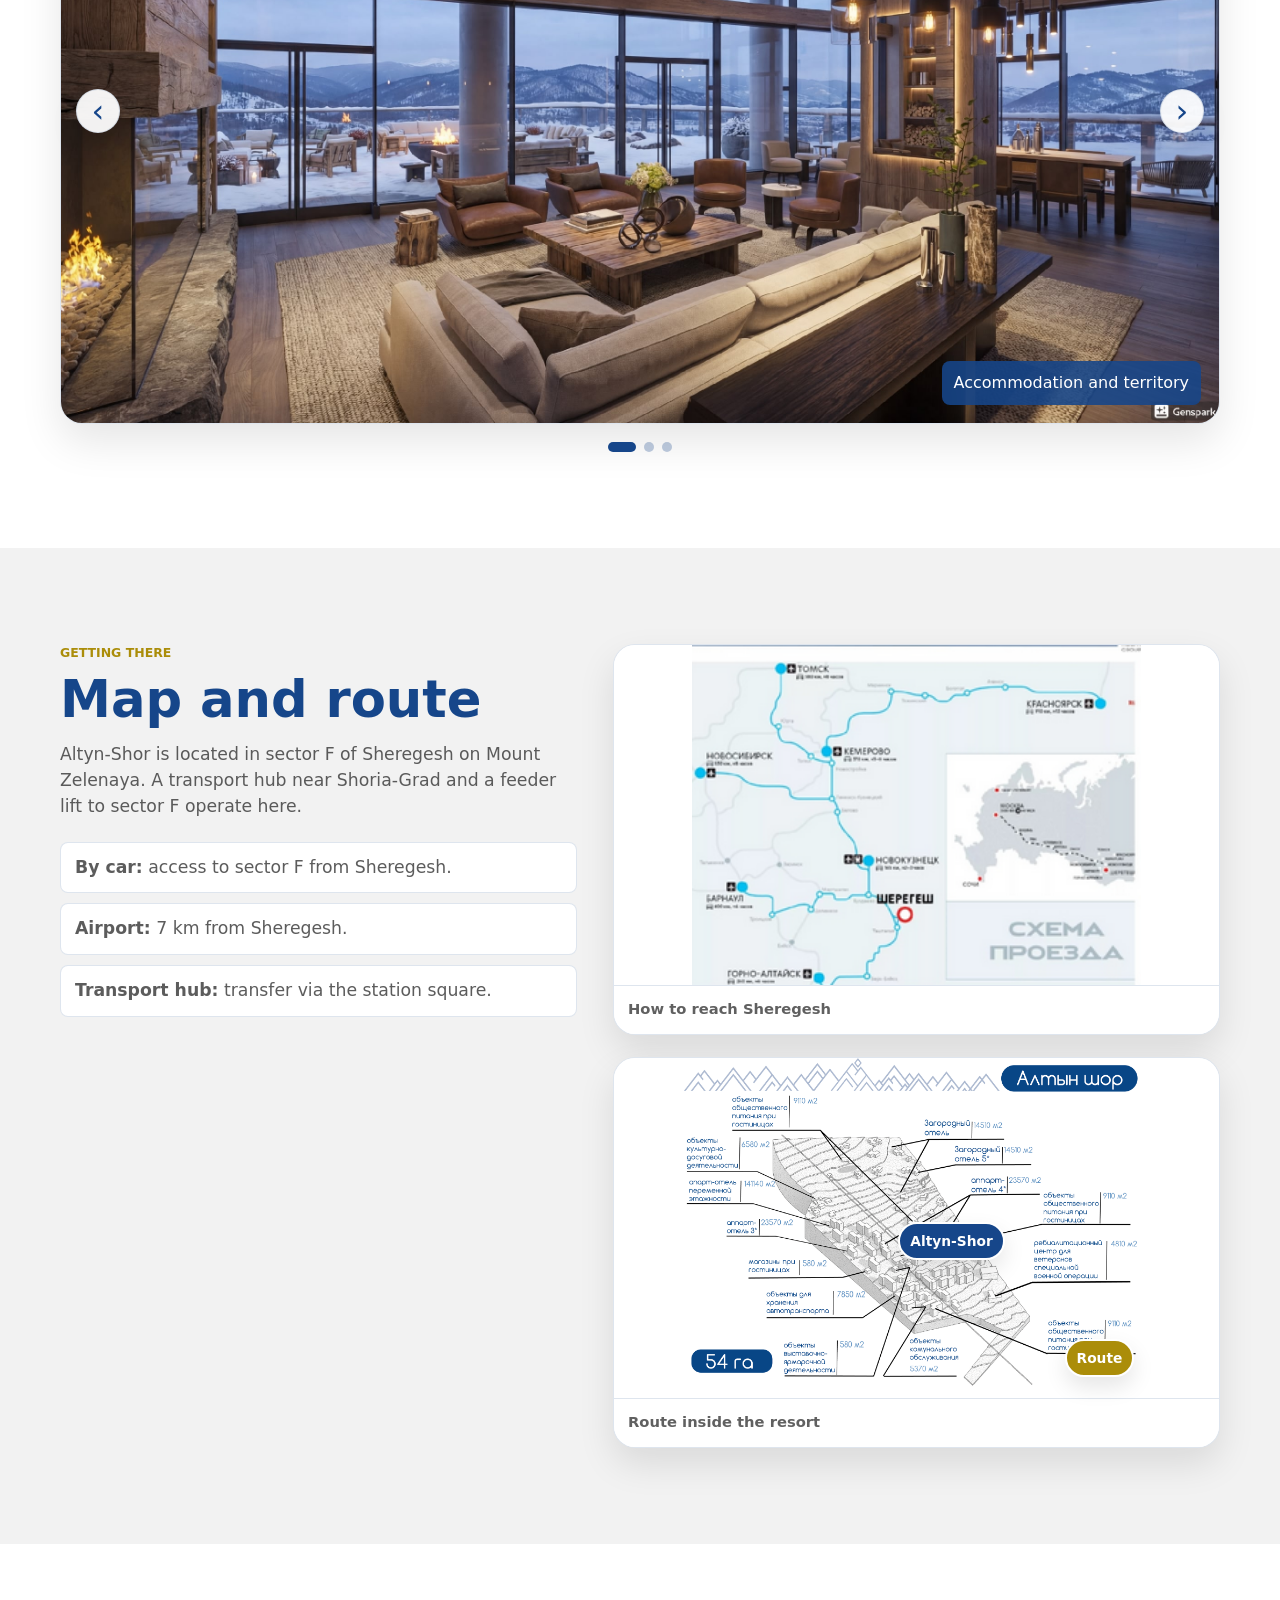
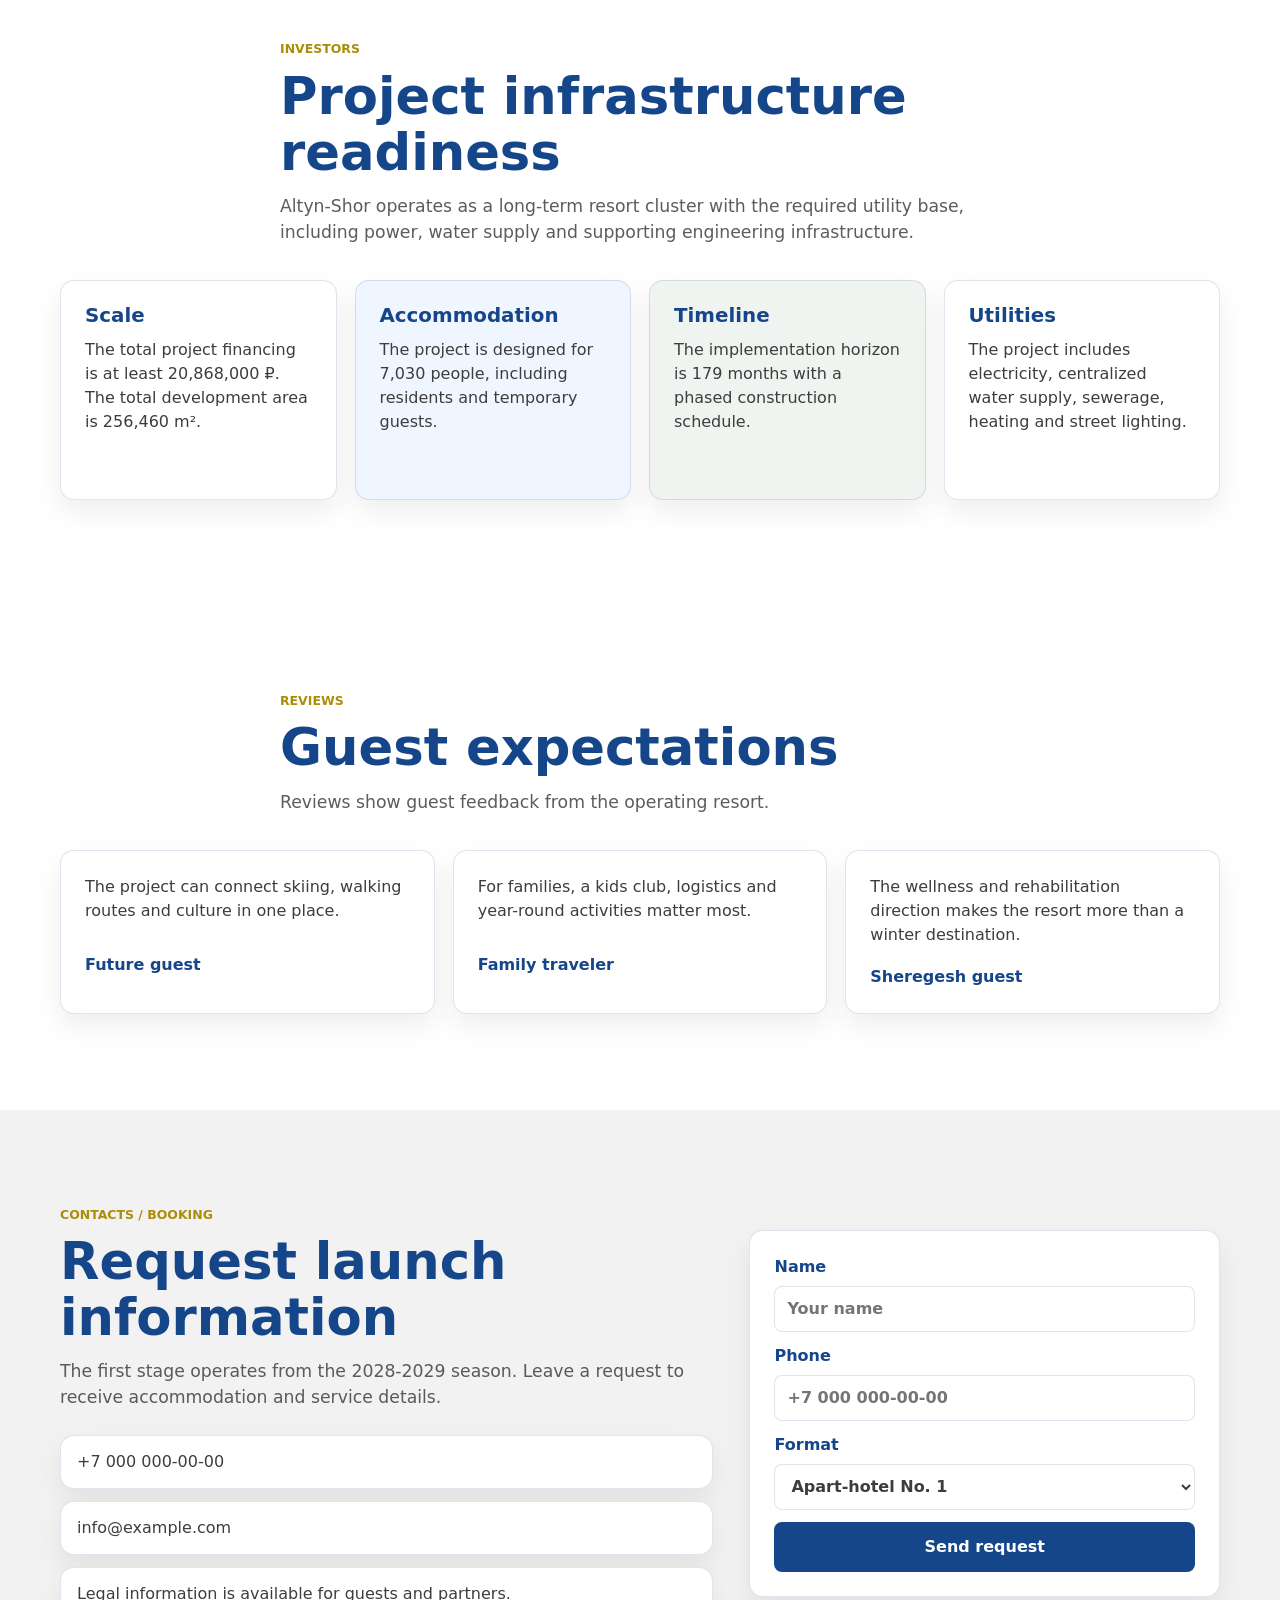
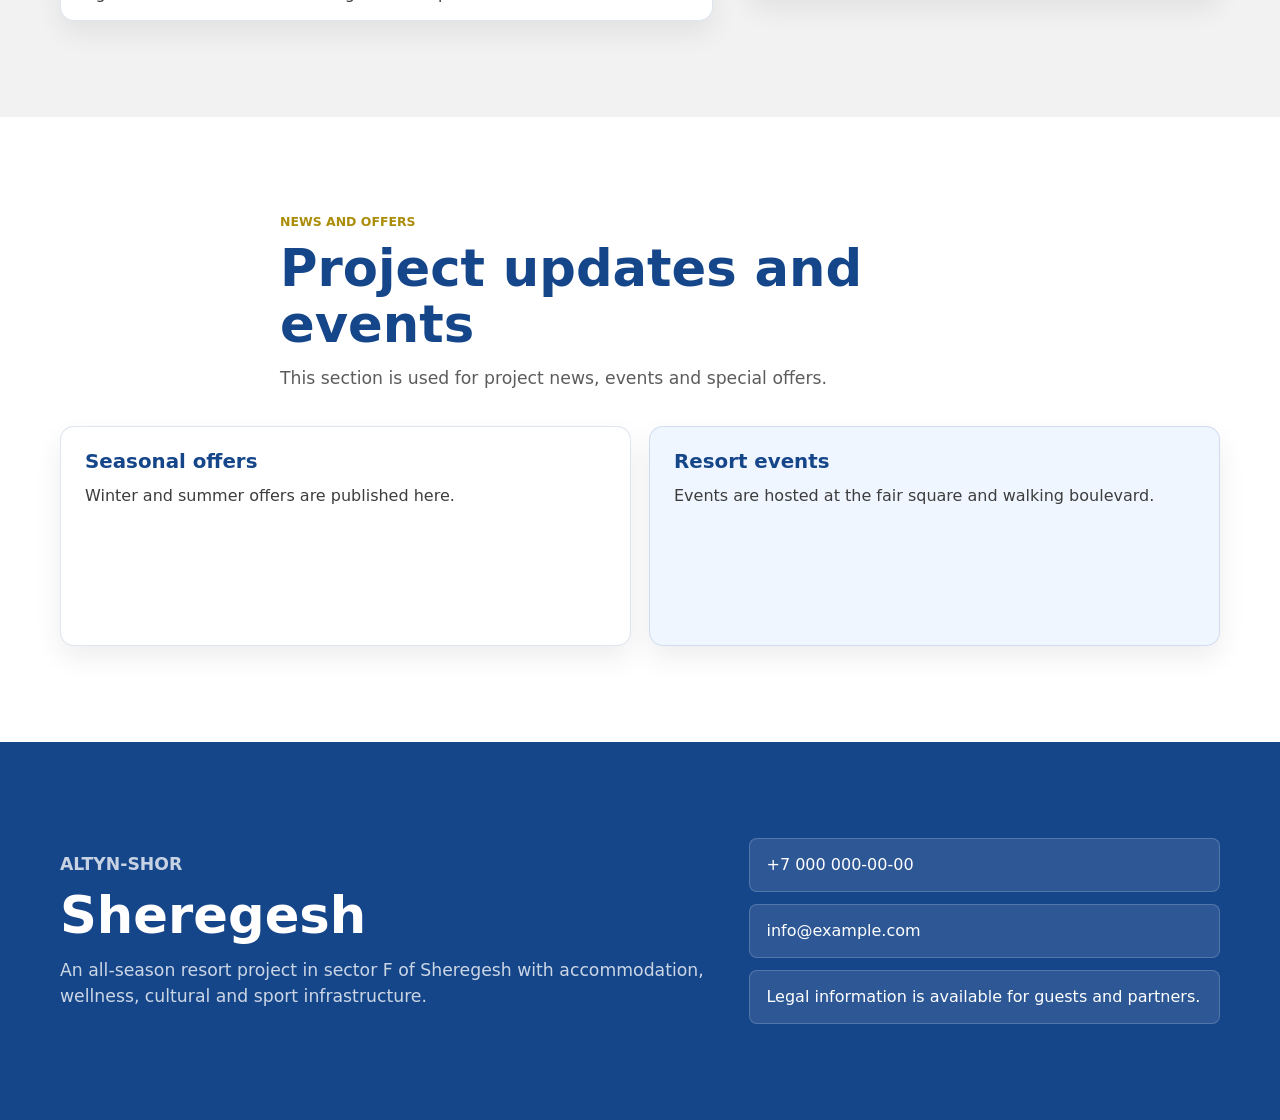
<file: src/en.html>
<!doctype html>
<html lang="en">
    <head>
        <meta charset="UTF-8" />
        <meta name="viewport" content="width=device-width, initial-scale=1.0" />
        <title>Altyn-Shor | Sheregesh</title>
        <meta
            name="description"
            content="A landing page for the Altyn-Shor all-season resort project in Sheregesh."
        />
        <link rel="stylesheet" href="./styles.css" />
    </head>
    <body>
        <header class="site-header" data-header>
            <div class="header-inner">
                <a class="brand" href="#top" aria-label="Altyn-Shor, back to top">
                    <span class="brand-mark" aria-hidden="true">
                        <img src="./static/logo.png" alt="" />
                    </span>
                    <span class="brand-text">
                        <span class="brand-name">Altyn-Shor</span>
                        <span class="brand-subtitle">Sheregesh</span>
                    </span>
                </a>

                <nav class="site-nav" aria-label="Page navigation">
                    <a href="#rooms">Rooms</a>
                    <a href="#infrastructure">Services</a>
                    <a href="#gallery">Gallery</a>
                    <a href="#food">Dining</a>
                    <a href="#route">Route</a>
                    <a href="#investors">Investors</a>
                    <a href="#reviews">Reviews</a>
                    <a href="#booking">Booking</a>
                    <a href="#news">News</a>
                </nav>
                <div class="language-switch" aria-label="Language selection">
                    <a href="./index.html">RU</a>
                    <a href="./en.html" aria-current="page">EN</a>
                    <a href="./zh.html">中文</a>
                </div>
                <button
                    class="menu-toggle"
                    type="button"
                    data-menu-toggle
                    aria-label="Open menu"
                    aria-expanded="false"
                    aria-controls="mobile-drawer"
                >
                    <span></span>
                    <span></span>
                    <span></span>
                </button>
                <div class="mobile-drawer" id="mobile-drawer" data-mobile-drawer>
                    <nav class="drawer-nav" aria-label="Mobile navigation">
                        <a href="#home">Home</a>
                        <a href="#rooms">Rooms</a>
                        <a href="#infrastructure">Services</a>
                        <a href="#leisure">Leisure</a>
                        <a href="#food">Dining</a>
                        <a href="#gallery">Gallery</a>
                        <a href="#route">Route</a>
                        <a href="#investors">Investors</a>
                        <a href="#reviews">Reviews</a>
                        <a href="#booking">Booking</a>
                        <a href="#news">News</a>
                    </nav>
                    <div class="drawer-languages" aria-label="Language selection">
                        <a href="./index.html">RU</a>
                        <a href="./en.html" aria-current="page">EN</a>
                        <a href="./zh.html">中文</a>
                    </div>
                </div>
            </div>
        </header>

        <main id="top">
            <section class="hero section" id="home">
                <div class="section-grid hero-grid">
                    <div class="hero-content">
                        <p class="section-kicker">Sheregesh · Altyn-Shor</p>
                        <h1>All-season resort on Mount Zelenaya</h1>
                        <p class="section-lead">
                            Altyn-Shor is an operating all-season resort in
                            sector F of Sheregesh. It combines accommodation,
                            wellness, leisure, mountain activities and
                            convenient guest logistics.
                        </p>
                        <div class="hero-actions">
                            <a class="button button-primary" href="#booking">Request details</a>
                            <a class="button button-secondary" href="#rooms">View accommodation</a>
                        </div>
                    </div>

                    <div class="hero-aside">
                        <figure class="hero-image-card">
                            <img src="./static/main-picture.jpg" alt="Altyn-Shor territory" />
                        </figure>

                        <div class="hero-panel" aria-label="Key project figures">
                            <div>
                                <span class="stat-number">54 ha</span>
                                <span class="stat-label">development area</span>
                            </div>
                            <div>
                                <span class="stat-number">38</span>
                                <span class="stat-label">Sheregesh ski runs</span>
                            </div>
                            <div>
                                <span class="stat-number">35 bn ₽</span>
                                <span class="stat-label">estimated investment</span>
                            </div>
                            <div>
                                <span class="stat-number">2038</span>
                                <span class="stat-label">target horizon</span>
                            </div>
                        </div>
                    </div>
                </div>

                <div class="home-details">
                    <article class="feature-block">
                        <p class="section-kicker">About Sheregesh</p>
                        <h2>A mountain resort for active travel</h2>
                        <p>
                            Sheregesh has 23 lifts, 38 ski runs and more than
                            150 hotels and apart-hotels. Annual tourist flow is
                            already about 1.7 million people and may reach
                            3 million by 2030.
                        </p>
                    </article>
                    <article class="feature-block">
                        <p class="section-kicker">About Altyn-Shor</p>
                        <h2>A single resort accommodation cluster</h2>
                        <p>
                            The project includes an apart-hotel, 4-star and
                            5-star hotels, a sanatorium with a medical clinic
                            and private chalets. The figure 38 refers to
                            Sheregesh ski runs, not to hotels in the complex.
                        </p>
                    </article>
                    <article class="feature-block developer-block">
                        <p class="section-kicker">Project logic</p>
                        <h2>Accommodation, wellness and leisure in one plan</h2>
                        <p>
                            The concept combines lodging, ski infrastructure,
                            wellness facilities, culture, walking areas and
                            summer recreation. The total room stock is 5,000 rooms.
                        </p>
                    </article>
                </div>

                <form class="quick-booking" aria-label="Quick search form">
                    <label><span>Arrival</span><input type="date" name="arrival" /></label>
                    <label><span>Departure</span><input type="date" name="departure" /></label>
                    <label>
                        <span>Guests</span>
                        <select name="guests">
                            <option>1 guest</option>
                            <option>2 guests</option>
                            <option>3 guests</option>
                            <option>4 guests</option>
                        </select>
                    </label>
                    <button class="button button-primary" type="submit">Find accommodation</button>
                </form>
            </section>

            <section class="section pricing-section" id="rooms">
                <div class="section-heading">
                    <p class="section-kicker">Rooms and rates</p>
                    <h2>Planned accommodation formats</h2>
                    <p>
                        The resort offers different stay scenarios:
                        apartments, classic hotel rooms, wellness stays and
                        private chalets.
                    </p>
                </div>

                <div class="room-grid">
                    <article class="room-card">
                        <img src="./static/building.jpg" alt="Premium apart-hotel" />
                        <div>
                            <h3>Apart-hotel No. 1</h3>
                    <p>
                            A flagship 15-storey first-stage building with
                            642-804 apartments. It operates from the
                            2028-2029 season.
                            </p>
                            <span class="room-price">premium apartments</span>
                        </div>
                    </article>
                    <article class="room-card">
                        <img src="./static/building-2.jpg" alt="Four-star hotel" />
                        <div>
                            <h3>4-star hotel</h3>
                            <p>
                                A classic 250-room hotel for family and
                                comfortable stays near the core resort
                                infrastructure.
                            </p>
                            <span class="room-price">250 rooms</span>
                        </div>
                    </article>
                    <article class="room-card">
                        <img src="./static/building-3.jpg" alt="Five-star hotel" />
                        <div>
                            <h3>5-star hotel</h3>
                            <p>
                                A secluded premium hotel with 100 rooms, a high
                                service level and a quiet natural setting.
                            </p>
                            <span class="room-price">100 rooms</span>
                        </div>
                    </article>
                    <article class="room-card">
                        <img src="./static/building-4.jpg" alt="Sanatorium and clinic" />
                        <div>
                            <h3>Sanatorium and clinic</h3>
                            <p>
                                A wellness complex with an approximately
                                2,000 m² medical clinic and a 100-bed
                                rehabilitation center.
                            </p>
                            <span class="room-price">100 rehab beds</span>
                        </div>
                    </article>
                    <article class="room-card">
                        <img src="./static/room-1.jpg" alt="Forest chalets" />
                        <div>
                            <h3>Forest chalets</h3>
                            <p>
                                Standalone guest houses in the forest area for
                                private and longer stays.
                            </p>
                            <span class="room-price">private forest area</span>
                        </div>
                    </article>
                </div>
            </section>

            <section class="section" id="infrastructure">
                <div class="section-heading">
                    <p class="section-kicker">Infrastructure and services</p>
                    <h2>Everything within the resort area</h2>
                    <p>
                        The project includes restaurants, wellness services,
                        medical facilities, sport venues and walking routes.
                        More than 4 km of ski runs and a dedicated cableway are
                        available for active recreation.
                    </p>
                </div>

                <div class="info-grid">
                    <article class="info-card">
                        <h3>Restaurants</h3>
                        <p>A central restaurant, gastro hall and food points around the fair square.</p>
                    </article>
                    <article class="info-card">
                        <h3>SPA</h3>
                        <p>Russian steam room, Shor herbal sauna, hammam and Siberian spa rituals.</p>
                    </article>
                    <article class="info-card">
                        <h3>Medicine</h3>
                        <p>A clinic, rehabilitation center and recovery programs for resort guests.</p>
                    </article>
                    <article class="info-card">
                        <h3>Waterfront</h3>
                        <p>A natural water area for summer recreation near Mount Mustag.</p>
                    </article>
                    <article class="info-card">
                        <h3>Sports</h3>
                        <p>Fitness, tennis, trampoline and esports centers.</p>
                    </article>
                </div>
            </section>

            <section class="section leisure-section" id="leisure">
                <div class="section-grid">
                    <div class="section-heading inline-heading">
                        <p class="section-kicker">Leisure</p>
                        <h2>Activities for adults and children</h2>
                        <p>
                            The resort operates year-round: skiing and
                            lifts in winter, walking routes, events and family
                            activities in warmer seasons.
                        </p>
                    </div>
                    <div class="stack-list">
                        <article>
                            <h3>Family programs</h3>
                            <p>A kids club and activities for family stays.</p>
                        </article>
                        <article>
                            <h3>Culture</h3>
                            <p>A Shor culture museum and craft workshops in the ethnic village.</p>
                        </article>
                        <article>
                            <h3>Events</h3>
                            <p>A fair square, open-air cinema and walking boulevard over 2.5 km.</p>
                        </article>
                    </div>
                </div>
            </section>

            <section class="section food-section" id="food">
                <div class="section-heading">
                    <p class="section-kicker">Dining</p>
                    <h2>Restaurants, bars and meal formats</h2>
                    <p>
                        The central restaurant operates on the fair square,
                        with panoramic glazing, natural cedar, wild stone and a
                        terrace overlooking the mountains.
                    </p>
                </div>
                <div class="food-layout">
                    <img src="./static/building-5.jpg" alt="Dining infrastructure area" />
                    <div class="food-card">
                        <h3>Dining system</h3>
                        <p>Formats serve hotel guests, apartment residents, event visitors and day guests.</p>
                        <ul class="clean-list">
                            <li>Restaurants in the resort area</li>
                            <li>Gastro hall and seasonal points</li>
                            <li>All-inclusive format</li>
                        </ul>
                    </div>
                </div>
            </section>

            <section class="section" id="gallery">
                <div class="section-heading">
                    <p class="section-kicker">Gallery</p>
                    <h2>Territory and views</h2>
                    <p>Visual materials of the resort territory, accommodation formats and natural surroundings.</p>
                </div>
                <div class="carousel" data-carousel>
                    <button class="carousel-control carousel-control-prev" type="button" data-carousel-prev aria-label="Previous image">‹</button>
                    <div class="carousel-viewport">
                        <div class="carousel-track" data-carousel-track>
                            <figure class="carousel-slide">
                                <img src="./static/room-2.jpg" alt="Altyn-Shor guest houses" />
                                <figcaption>Accommodation and territory</figcaption>
                            </figure>
                            <figure class="carousel-slide">
                                <img src="./static/room-3.jpg" alt="Altyn-Shor natural territory" />
                                <figcaption>Views and surroundings</figcaption>
                            </figure>
                            <figure class="carousel-slide">
                                <img src="./static/shor-2.jpg" alt="Altyn-Shor recreation area" />
                                <figcaption>Public recreation area</figcaption>
                            </figure>
                        </div>
                    </div>
                    <button class="carousel-control carousel-control-next" type="button" data-carousel-next aria-label="Next image">›</button>
                    <div class="carousel-dots" data-carousel-dots aria-label="Slides"></div>
                </div>
            </section>

            <section class="section map-section" id="route">
                <div class="section-grid">
                    <div class="section-heading inline-heading">
                        <p class="section-kicker">Getting there</p>
                        <h2>Map and route</h2>
                        <p>
                            Altyn-Shor is located in sector F of Sheregesh on
                            Mount Zelenaya. A transport hub near Shoria-Grad and
                            a feeder lift to sector F operate here.
                        </p>
                        <div class="route-notes">
                            <p><strong>By car:</strong> access to sector F from Sheregesh.</p>
                            <p><strong>Airport:</strong> 7 km from Sheregesh.</p>
                            <p><strong>Transport hub:</strong> transfer via the station square.</p>
                        </div>
                    </div>
                    <div class="route-maps">
                        <figure class="map-frame route-map-card">
                            <img src="./static/global-map.png" alt="City-level driving map" />
                            <figcaption>How to reach Sheregesh</figcaption>
                        </figure>
                        <figure class="map-frame interactive-map route-map-card">
                            <img src="./static/karta_altyn.png" alt="Altyn-Shor location map" />
                            <span class="map-marker marker-main">Altyn-Shor</span>
                            <span class="map-marker marker-route">Route</span>
                            <figcaption>Route inside the resort</figcaption>
                        </figure>
                    </div>
                </div>
            </section>

            <section class="section investors-section" id="investors">
                <div class="section-heading">
                    <p class="section-kicker">Investors</p>
                    <h2>Project infrastructure readiness</h2>
                    <p>
                        Altyn-Shor operates as a long-term resort cluster with
                        the required utility base, including power, water supply
                        and supporting engineering infrastructure.
                    </p>
                </div>
                <div class="investor-grid">
                    <article class="info-card">
                        <h3>Scale</h3>
                        <p>The total project financing is at least 20,868,000 ₽. The total development area is 256,460 m².</p>
                    </article>
                    <article class="info-card">
                        <h3>Accommodation</h3>
                        <p>The project is designed for 7,030 people, including residents and temporary guests.</p>
                    </article>
                    <article class="info-card">
                        <h3>Timeline</h3>
                        <p>The implementation horizon is 179 months with a phased construction schedule.</p>
                    </article>
                    <article class="info-card">
                        <h3>Utilities</h3>
                        <p>The project includes electricity, centralized water supply, sewerage, heating and street lighting.</p>
                    </article>
                </div>
            </section>

            <section class="section reviews-section" id="reviews">
                <div class="section-heading">
                    <p class="section-kicker">Reviews</p>
                    <h2>Guest expectations</h2>
                    <p>Reviews show guest feedback from the operating resort.</p>
                </div>
                <div class="review-grid">
                    <blockquote>
                        <p>The project can connect skiing, walking routes and culture in one place.</p>
                        <cite>Future guest</cite>
                    </blockquote>
                    <blockquote>
                        <p>For families, a kids club, logistics and year-round activities matter most.</p>
                        <cite>Family traveler</cite>
                    </blockquote>
                    <blockquote>
                        <p>The wellness and rehabilitation direction makes the resort more than a winter destination.</p>
                        <cite>Sheregesh guest</cite>
                    </blockquote>
                </div>
            </section>

            <section class="section booking-section" id="booking">
                <div class="section-grid">
                    <div class="section-heading inline-heading">
                        <p class="section-kicker">Contacts / Booking</p>
                        <h2>Request launch information</h2>
                        <p>
                            The first stage operates from the 2028-2029 season.
                            Leave a request to receive accommodation and service
                            details.
                        </p>
                        <address class="contact-list">
                            <a href="tel:+70000000000">+7 000 000-00-00</a>
                            <a href="mailto:info@example.com">info@example.com</a>
                            <span>Legal information is available for guests and partners.</span>
                        </address>
                    </div>
                    <form class="booking-form" aria-label="Online request form">
                        <label><span>Name</span><input type="text" name="name" placeholder="Your name" /></label>
                        <label><span>Phone</span><input type="tel" name="phone" placeholder="+7 000 000-00-00" /></label>
                        <label>
                            <span>Format</span>
                            <select name="room">
                                <option>Apart-hotel No. 1</option>
                                <option>4-star hotel</option>
                                <option>5-star hotel</option>
                                <option>Sanatorium and clinic</option>
                                <option>Forest chalets</option>
                            </select>
                        </label>
                        <button class="button button-primary" type="submit">Send request</button>
                    </form>
                </div>
            </section>

            <section class="section news-section" id="news">
                <div class="section-heading">
                    <p class="section-kicker">News and offers</p>
                    <h2>Project updates and events</h2>
                    <p>This section is used for project news, events and special offers.</p>
                </div>
                <div class="news-grid">
                    <article class="info-card">
                        <h3>Seasonal offers</h3>
                        <p>Winter and summer offers are published here.</p>
                    </article>
                    <article class="info-card">
                        <h3>Resort events</h3>
                        <p>Events are hosted at the fair square and walking boulevard.</p>
                    </article>
                </div>
            </section>
        </main>

        <footer class="site-footer section">
            <div class="footer-grid">
                <div>
                    <p class="section-kicker">Altyn-Shor</p>
                    <h2>Sheregesh</h2>
                    <p>
                        An all-season resort project in sector F of Sheregesh
                        with accommodation, wellness, cultural and sport
                        infrastructure.
                    </p>
                </div>
                <address class="footer-contacts">
                    <a href="tel:+70000000000">+7 000 000-00-00</a>
                    <a href="mailto:info@example.com">info@example.com</a>
                    <span>Legal information is available for guests and partners.</span>
                </address>
            </div>
        </footer>

        <script src="./script.js"></script>
    </body>
</html>
</file>
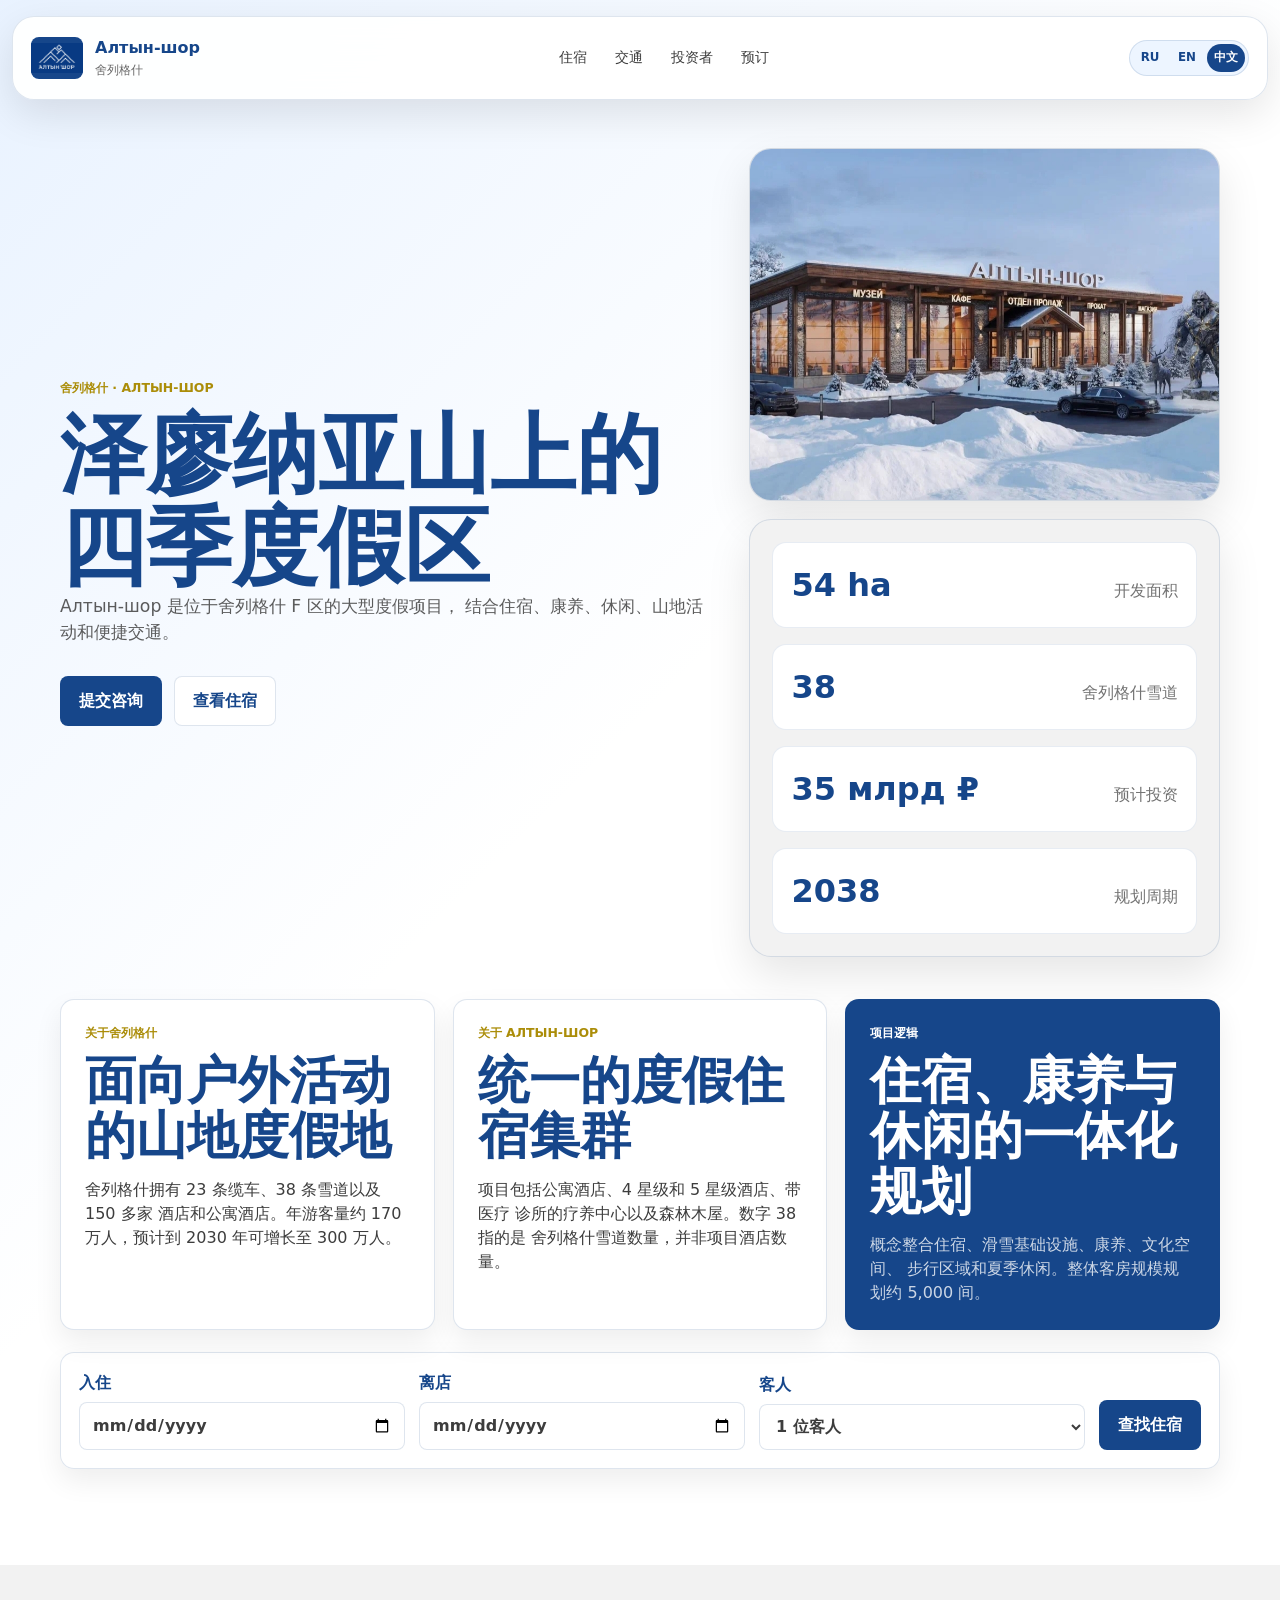
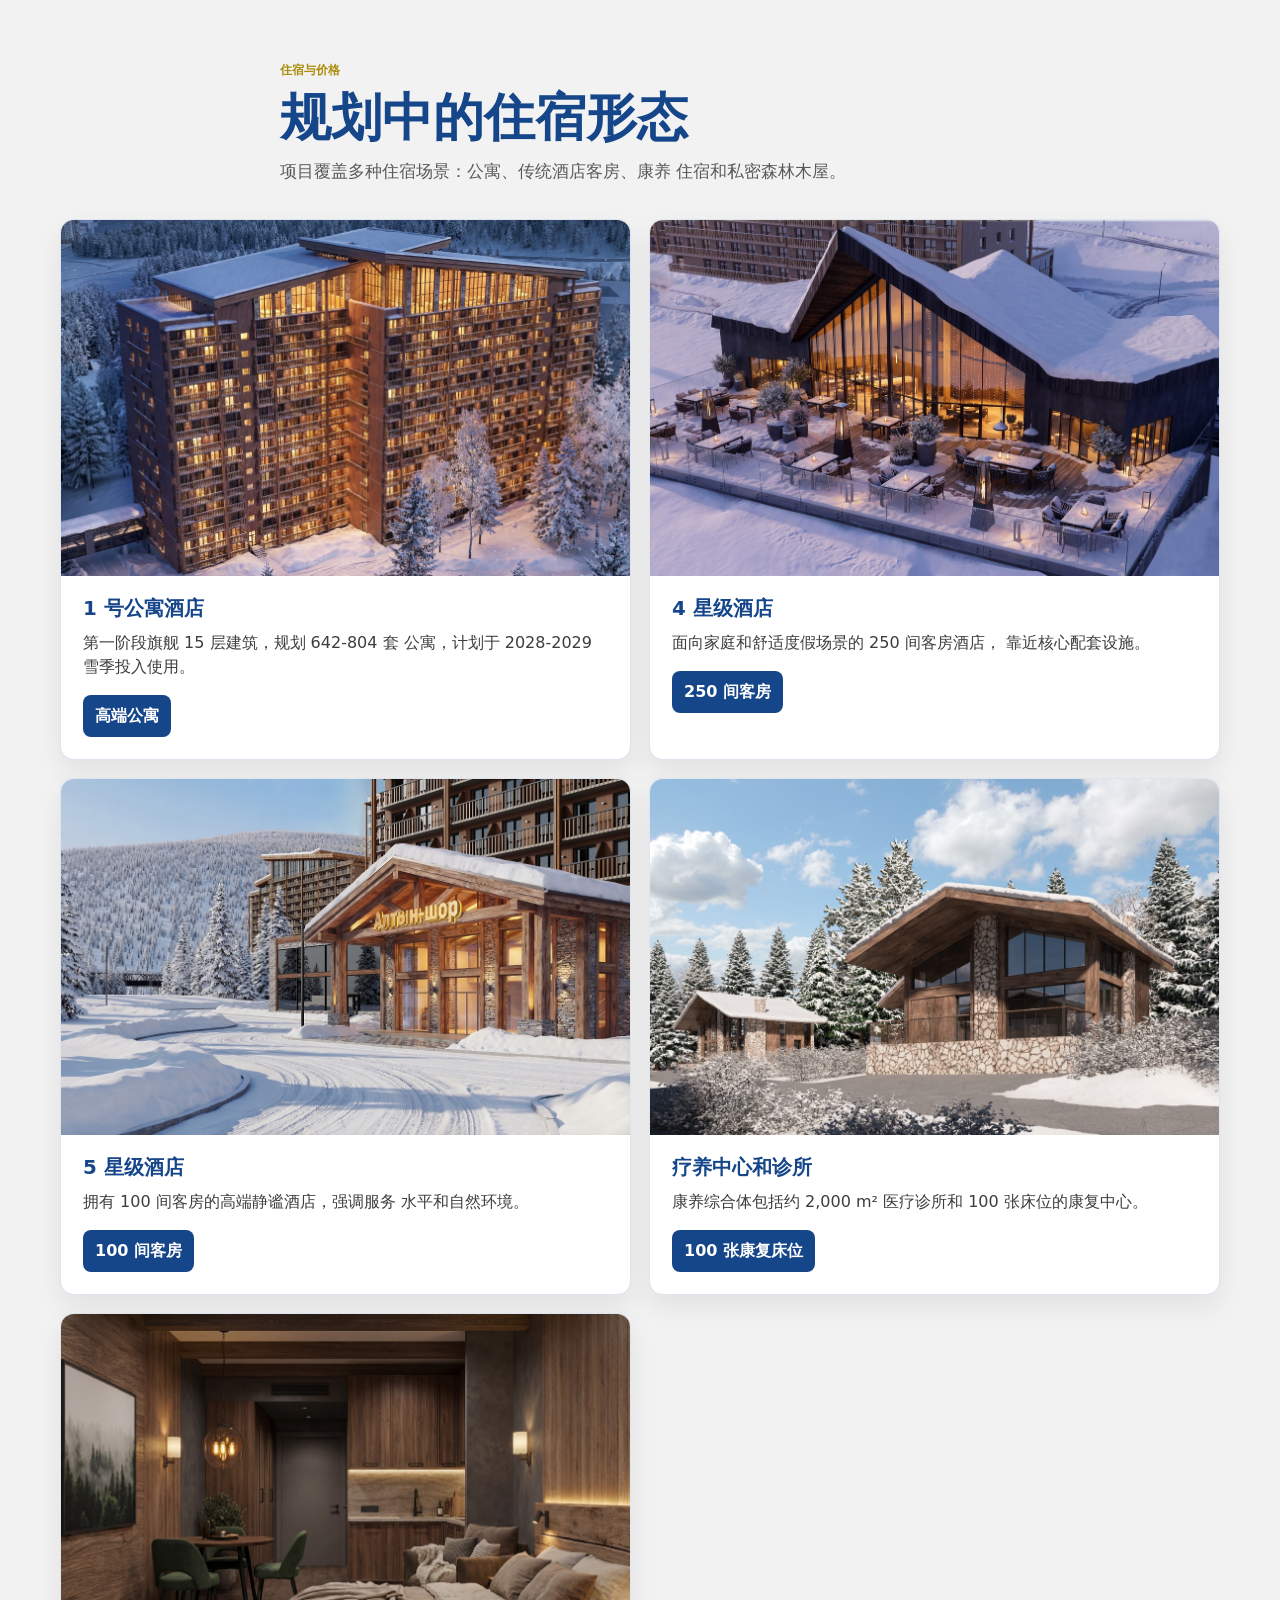
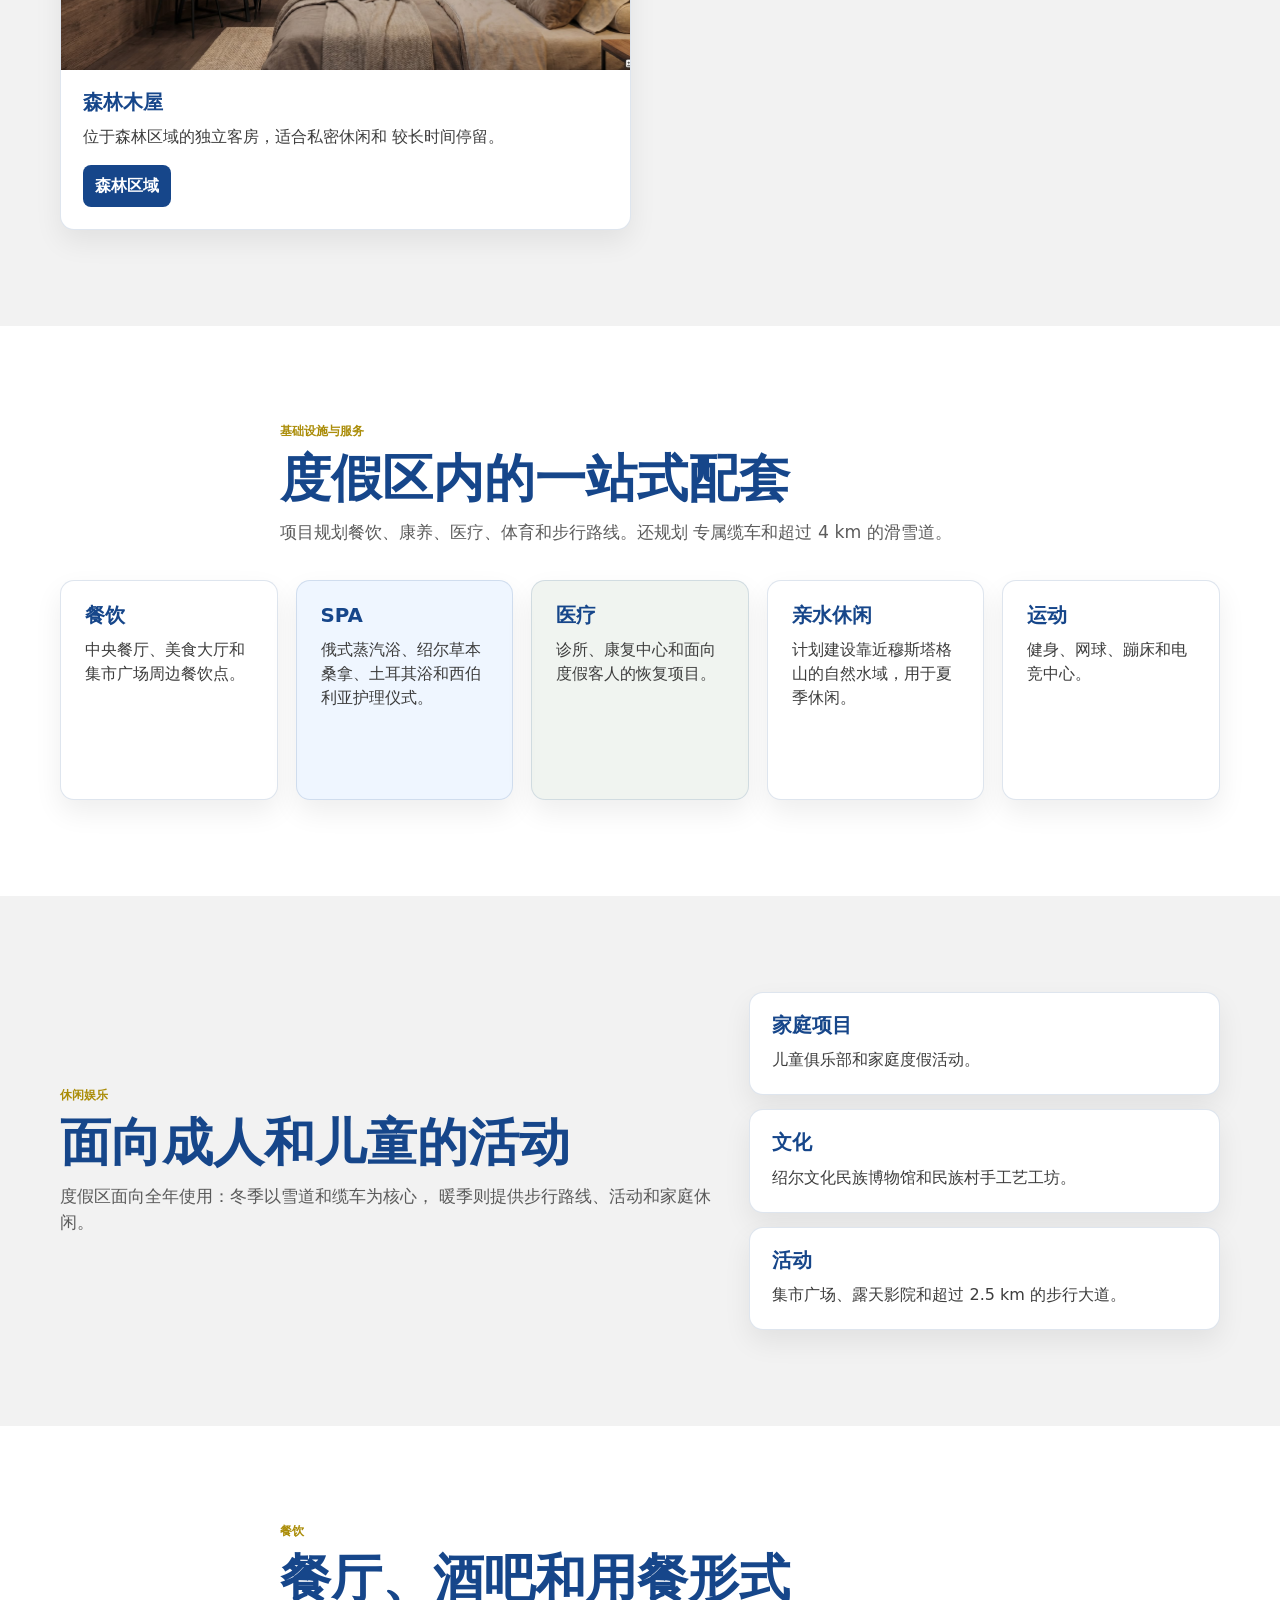
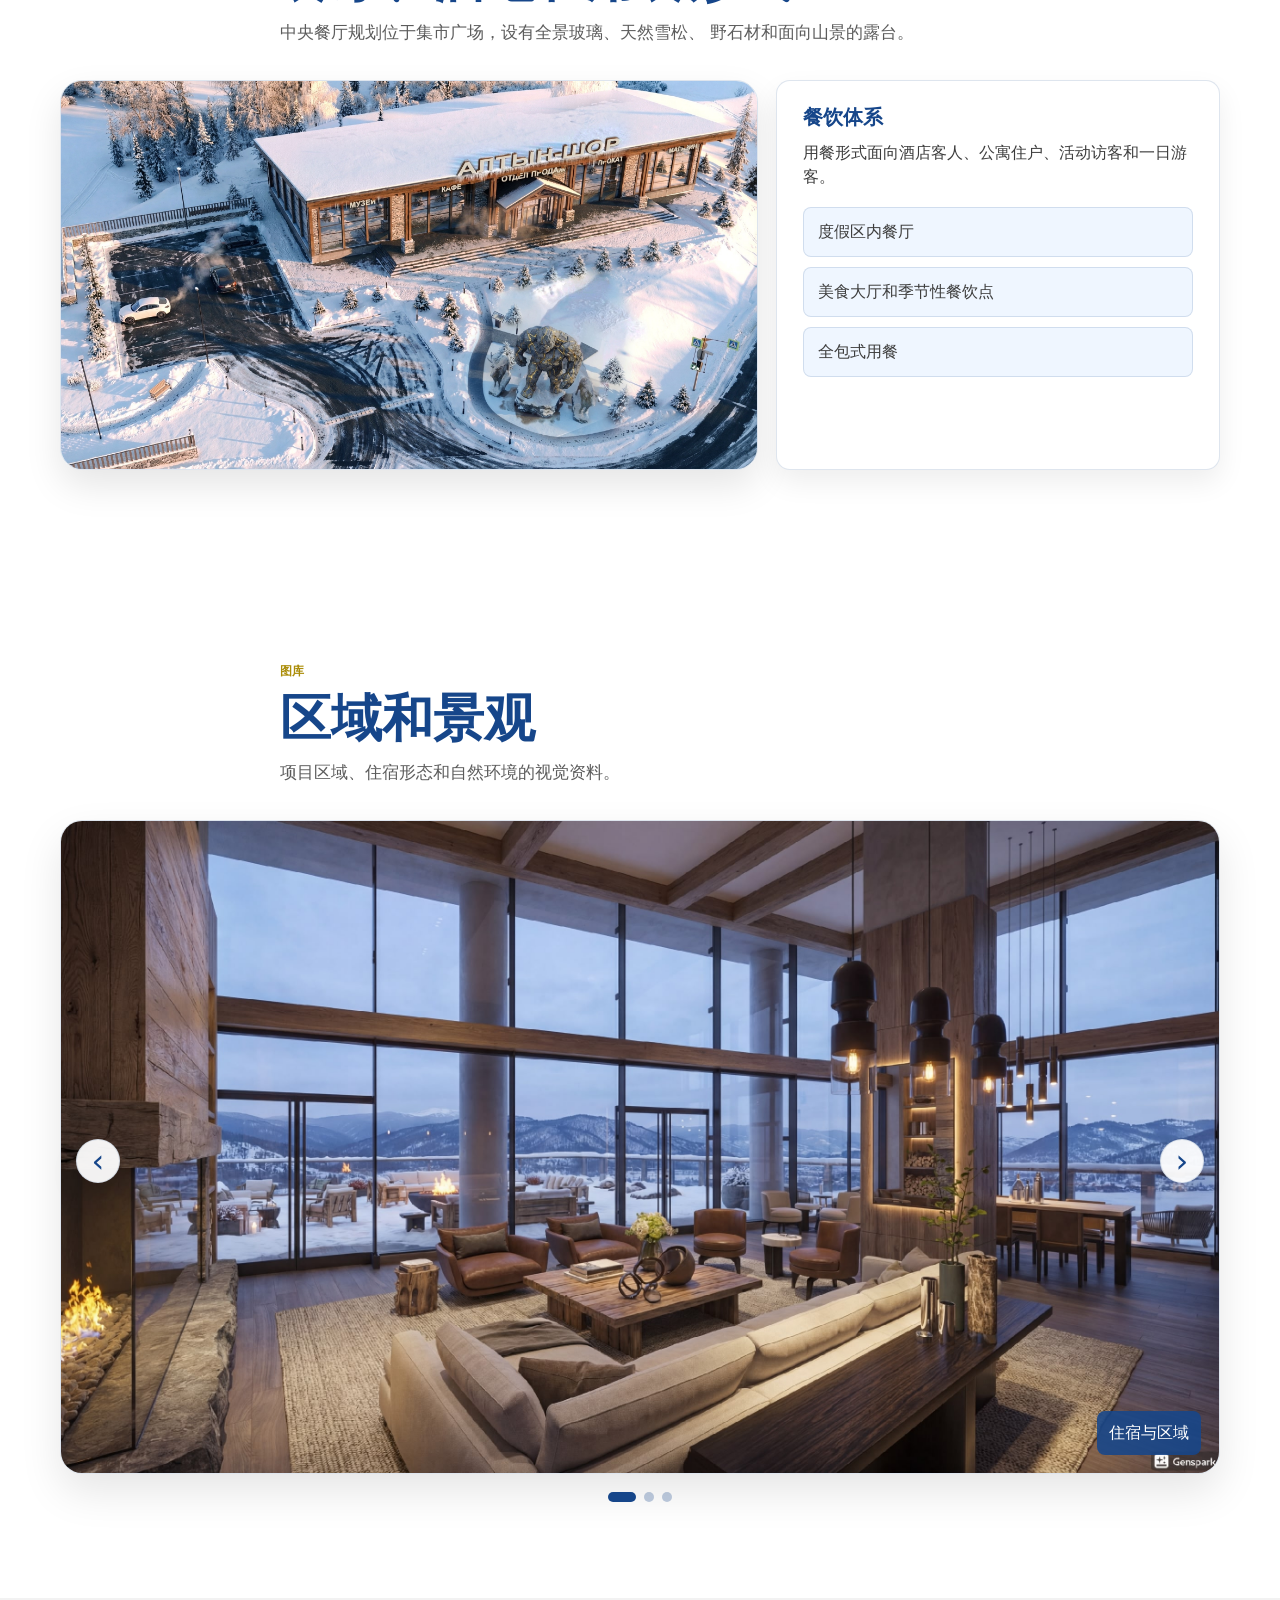
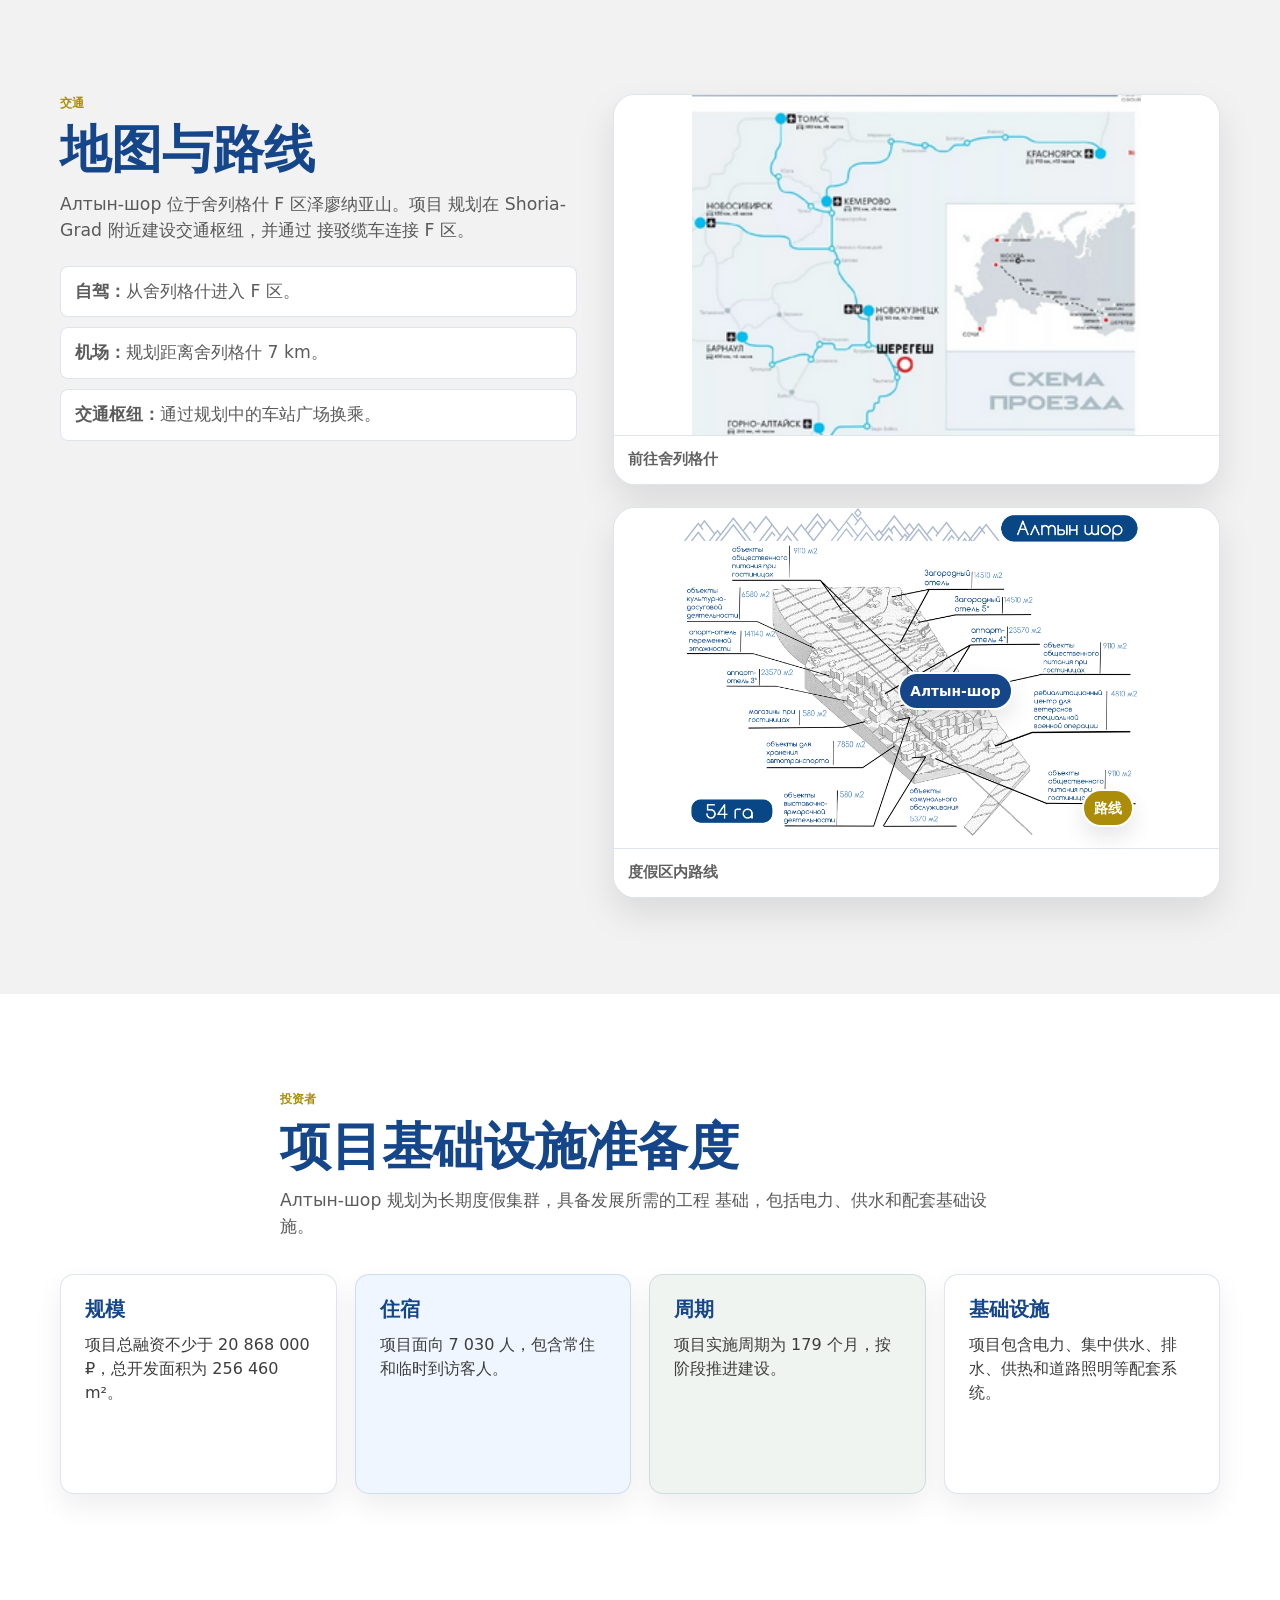
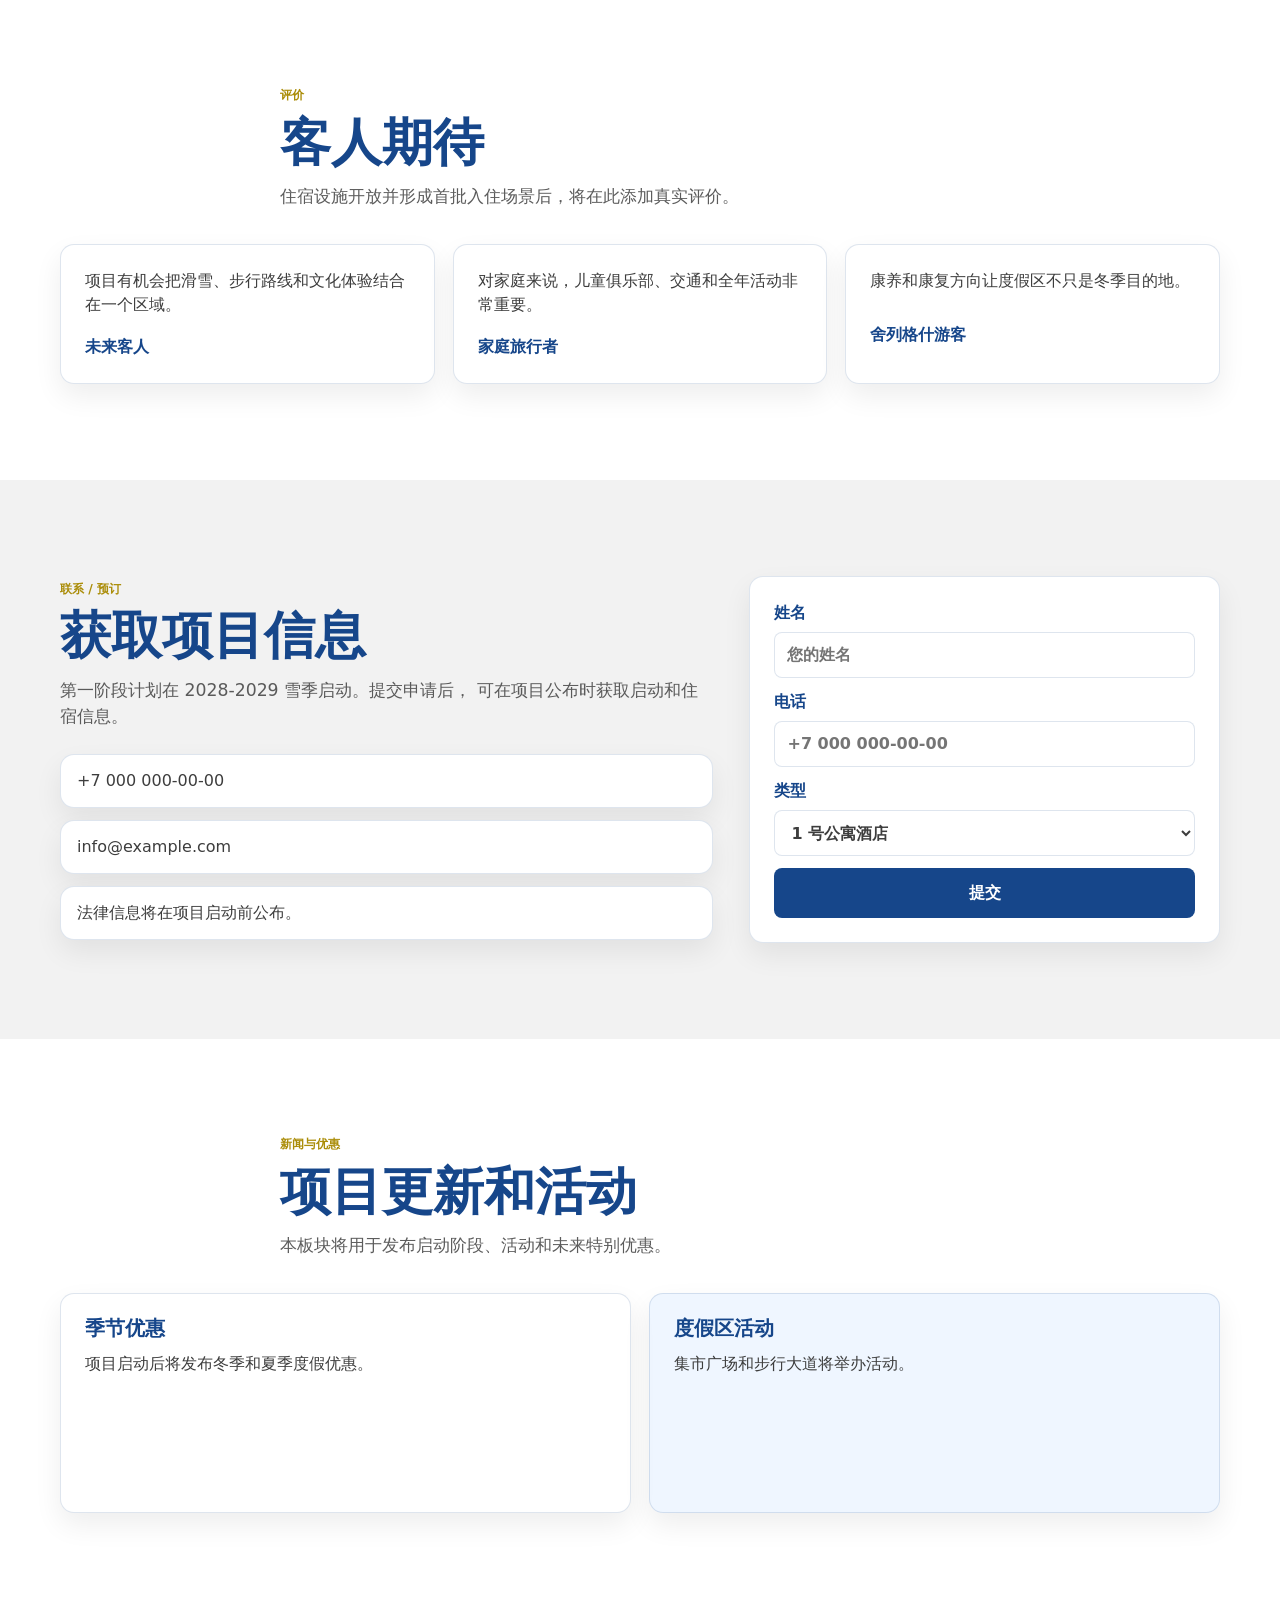
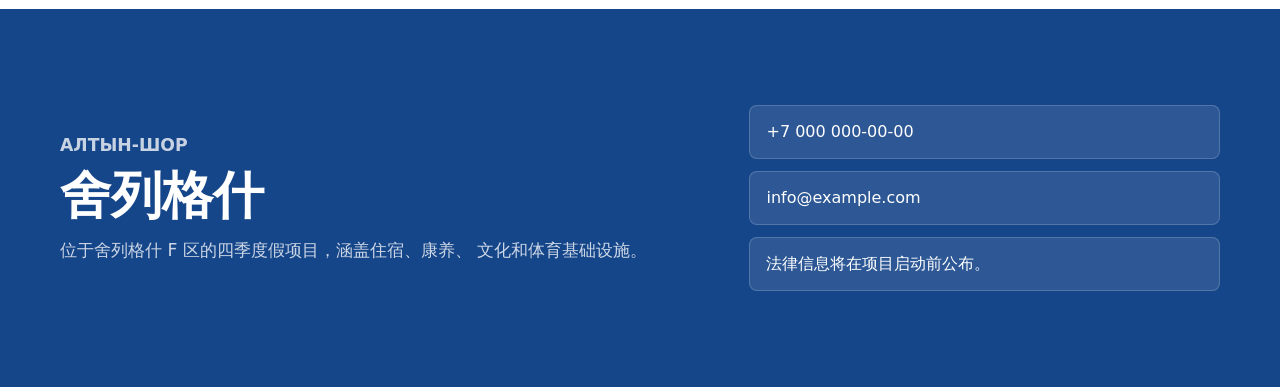
<file: src/zh.html>
<!doctype html>
<html lang="zh-CN">
    <head>
        <meta charset="UTF-8" />
        <meta name="viewport" content="width=device-width, initial-scale=1.0" />
        <title>Алтын-шор | 舍列格什</title>
        <meta
            name="description"
            content="舍列格什 Алтын-шор 四季度假综合体项目介绍页。"
        />
        <link rel="stylesheet" href="./styles.css" />
    </head>
    <body>
        <header class="site-header" data-header>
            <div class="header-inner">
                <a class="brand" href="#top" aria-label="Алтын-шор，返回顶部">
                    <span class="brand-mark" aria-hidden="true">
                        <img src="./static/logo.png" alt="" />
                    </span>
                    <span class="brand-text">
                        <span class="brand-name">Алтын-шор</span>
                        <span class="brand-subtitle">舍列格什</span>
                    </span>
                </a>

                <nav class="site-nav" aria-label="页面导航">
                    <a href="#rooms">住宿</a>
                    <a href="#route">交通</a>
                    <a href="#investors">投资者</a>
                    <a href="#booking">预订</a>
                </nav>
                <div class="language-switch" aria-label="语言选择">
                    <a href="./index.html">RU</a>
                    <a href="./en.html">EN</a>
                    <a href="./zh.html" aria-current="page">中文</a>
                </div>
                <button
                    class="menu-toggle"
                    type="button"
                    data-menu-toggle
                    aria-label="打开菜单"
                    aria-expanded="false"
                    aria-controls="mobile-drawer"
                >
                    <span></span>
                    <span></span>
                    <span></span>
                </button>
                <div class="mobile-drawer" id="mobile-drawer" data-mobile-drawer>
                    <nav class="drawer-nav" aria-label="移动端导航">
                        <a href="#home">首页</a>
                        <a href="#rooms">住宿</a>
                        <a href="#infrastructure">服务</a>
                        <a href="#leisure">休闲</a>
                        <a href="#food">餐饮</a>
                        <a href="#gallery">图库</a>
                        <a href="#route">交通</a>
                        <a href="#investors">投资者</a>
                        <a href="#reviews">评价</a>
                        <a href="#booking">预订</a>
                        <a href="#news">优惠</a>
                    </nav>
                    <div class="drawer-languages" aria-label="语言选择">
                        <a href="./index.html">RU</a>
                        <a href="./en.html">EN</a>
                        <a href="./zh.html" aria-current="page">中文</a>
                    </div>
                </div>
            </div>
        </header>

        <main id="top">
            <section class="hero section" id="home">
                <div class="section-grid hero-grid">
                    <div class="hero-content">
                        <p class="section-kicker">舍列格什 · Алтын-шор</p>
                        <h1>泽廖纳亚山上的四季度假区</h1>
                        <p class="section-lead">
                            Алтын-шор 是位于舍列格什 F 区的大型度假项目，
                            结合住宿、康养、休闲、山地活动和便捷交通。
                        </p>
                        <div class="hero-actions">
                            <a class="button button-primary" href="#booking">提交咨询</a>
                            <a class="button button-secondary" href="#rooms">查看住宿</a>
                        </div>
                    </div>

                    <div class="hero-aside">
                        <figure class="hero-image-card">
                            <img src="./static/main-picture.jpg" alt="Алтын-шор 项目区域" />
                        </figure>

                        <div class="hero-panel" aria-label="项目关键数据">
                            <div>
                                <span class="stat-number">54 ha</span>
                                <span class="stat-label">开发面积</span>
                            </div>
                            <div>
                                <span class="stat-number">38</span>
                                <span class="stat-label">舍列格什雪道</span>
                            </div>
                            <div>
                                <span class="stat-number">35 млрд ₽</span>
                                <span class="stat-label">预计投资</span>
                            </div>
                            <div>
                                <span class="stat-number">2038</span>
                                <span class="stat-label">规划周期</span>
                            </div>
                        </div>
                    </div>
                </div>

                <div class="home-details">
                    <article class="feature-block">
                        <p class="section-kicker">关于舍列格什</p>
                        <h2>面向户外活动的山地度假地</h2>
                        <p>
                            舍列格什拥有 23 条缆车、38 条雪道以及 150 多家
                            酒店和公寓酒店。年游客量约 170 万人，预计到
                            2030 年可增长至 300 万人。
                        </p>
                    </article>
                    <article class="feature-block">
                        <p class="section-kicker">关于 Алтын-шор</p>
                        <h2>统一的度假住宿集群</h2>
                        <p>
                            项目包括公寓酒店、4 星级和 5 星级酒店、带医疗
                            诊所的疗养中心以及森林木屋。数字 38 指的是
                            舍列格什雪道数量，并非项目酒店数量。
                        </p>
                    </article>
                    <article class="feature-block developer-block">
                        <p class="section-kicker">项目逻辑</p>
                        <h2>住宿、康养与休闲的一体化规划</h2>
                        <p>
                            概念整合住宿、滑雪基础设施、康养、文化空间、
                            步行区域和夏季休闲。整体客房规模规划约
                            5,000 间。
                        </p>
                    </article>
                </div>

                <form class="quick-booking" aria-label="快速查询表单">
                    <label><span>入住</span><input type="date" name="arrival" /></label>
                    <label><span>离店</span><input type="date" name="departure" /></label>
                    <label>
                        <span>客人</span>
                        <select name="guests">
                            <option>1 位客人</option>
                            <option>2 位客人</option>
                            <option>3 位客人</option>
                            <option>4 位客人</option>
                        </select>
                    </label>
                    <button class="button button-primary" type="submit">查找住宿</button>
                </form>
            </section>

            <section class="section pricing-section" id="rooms">
                <div class="section-heading">
                    <p class="section-kicker">住宿与价格</p>
                    <h2>规划中的住宿形态</h2>
                    <p>
                        项目覆盖多种住宿场景：公寓、传统酒店客房、康养
                        住宿和私密森林木屋。
                    </p>
                </div>

                <div class="room-grid">
                    <article class="room-card">
                        <img src="./static/building.jpg" alt="高端公寓酒店" />
                        <div>
                            <h3>1 号公寓酒店</h3>
                            <p>
                                第一阶段旗舰 15 层建筑，规划 642-804 套
                                公寓，计划于 2028-2029 雪季投入使用。
                            </p>
                            <span class="room-price">高端公寓</span>
                        </div>
                    </article>
                    <article class="room-card">
                        <img src="./static/building-2.jpg" alt="四星级酒店" />
                        <div>
                            <h3>4 星级酒店</h3>
                            <p>
                                面向家庭和舒适度假场景的 250 间客房酒店，
                                靠近核心配套设施。
                            </p>
                            <span class="room-price">250 间客房</span>
                        </div>
                    </article>
                    <article class="room-card">
                        <img src="./static/building-3.jpg" alt="五星级酒店" />
                        <div>
                            <h3>5 星级酒店</h3>
                            <p>
                                拥有 100 间客房的高端静谧酒店，强调服务
                                水平和自然环境。
                            </p>
                            <span class="room-price">100 间客房</span>
                        </div>
                    </article>
                    <article class="room-card">
                        <img src="./static/building-4.jpg" alt="疗养中心和诊所" />
                        <div>
                            <h3>疗养中心和诊所</h3>
                            <p>
                                康养综合体包括约 2,000 m² 医疗诊所和
                                100 张床位的康复中心。
                            </p>
                            <span class="room-price">100 张康复床位</span>
                        </div>
                    </article>
                    <article class="room-card">
                        <img src="./static/room-1.jpg" alt="森林木屋" />
                        <div>
                            <h3>森林木屋</h3>
                            <p>
                                位于森林区域的独立客房，适合私密休闲和
                                较长时间停留。
                            </p>
                            <span class="room-price">森林区域</span>
                        </div>
                    </article>
                </div>
            </section>

            <section class="section" id="infrastructure">
                <div class="section-heading">
                    <p class="section-kicker">基础设施与服务</p>
                    <h2>度假区内的一站式配套</h2>
                    <p>
                        项目规划餐饮、康养、医疗、体育和步行路线。还规划
                        专属缆车和超过 4 km 的滑雪道。
                    </p>
                </div>

                <div class="info-grid">
                    <article class="info-card">
                        <h3>餐饮</h3>
                        <p>中央餐厅、美食大厅和集市广场周边餐饮点。</p>
                    </article>
                    <article class="info-card">
                        <h3>SPA</h3>
                        <p>俄式蒸汽浴、绍尔草本桑拿、土耳其浴和西伯利亚护理仪式。</p>
                    </article>
                    <article class="info-card">
                        <h3>医疗</h3>
                        <p>诊所、康复中心和面向度假客人的恢复项目。</p>
                    </article>
                    <article class="info-card">
                        <h3>亲水休闲</h3>
                        <p>计划建设靠近穆斯塔格山的自然水域，用于夏季休闲。</p>
                    </article>
                    <article class="info-card">
                        <h3>运动</h3>
                        <p>健身、网球、蹦床和电竞中心。</p>
                    </article>
                </div>
            </section>

            <section class="section leisure-section" id="leisure">
                <div class="section-grid">
                    <div class="section-heading inline-heading">
                        <p class="section-kicker">休闲娱乐</p>
                        <h2>面向成人和儿童的活动</h2>
                        <p>
                            度假区面向全年使用：冬季以雪道和缆车为核心，
                            暖季则提供步行路线、活动和家庭休闲。
                        </p>
                    </div>
                    <div class="stack-list">
                        <article>
                            <h3>家庭项目</h3>
                            <p>儿童俱乐部和家庭度假活动。</p>
                        </article>
                        <article>
                            <h3>文化</h3>
                            <p>绍尔文化民族博物馆和民族村手工艺工坊。</p>
                        </article>
                        <article>
                            <h3>活动</h3>
                            <p>集市广场、露天影院和超过 2.5 km 的步行大道。</p>
                        </article>
                    </div>
                </div>
            </section>

            <section class="section food-section" id="food">
                <div class="section-heading">
                    <p class="section-kicker">餐饮</p>
                    <h2>餐厅、酒吧和用餐形式</h2>
                    <p>
                        中央餐厅规划位于集市广场，设有全景玻璃、天然雪松、
                        野石材和面向山景的露台。
                    </p>
                </div>
                <div class="food-layout">
                    <img src="./static/building-5.jpg" alt="餐饮基础设施区域" />
                    <div class="food-card">
                        <h3>餐饮体系</h3>
                        <p>用餐形式面向酒店客人、公寓住户、活动访客和一日游客。</p>
                        <ul class="clean-list">
                            <li>度假区内餐厅</li>
                            <li>美食大厅和季节性餐饮点</li>
                            <li>全包式用餐</li>
                        </ul>
                    </div>
                </div>
            </section>

            <section class="section" id="gallery">
                <div class="section-heading">
                    <p class="section-kicker">图库</p>
                    <h2>区域和景观</h2>
                    <p>项目区域、住宿形态和自然环境的视觉资料。</p>
                </div>
                <div class="carousel" data-carousel>
                    <button class="carousel-control carousel-control-prev" type="button" data-carousel-prev aria-label="上一张">‹</button>
                    <div class="carousel-viewport">
                        <div class="carousel-track" data-carousel-track>
                            <figure class="carousel-slide">
                                <img src="./static/room-2.jpg" alt="Алтын-шор 客房建筑" />
                                <figcaption>住宿与区域</figcaption>
                            </figure>
                            <figure class="carousel-slide">
                                <img src="./static/room-3.jpg" alt="Алтын-шор 自然区域" />
                                <figcaption>景观与环境</figcaption>
                            </figure>
                            <figure class="carousel-slide">
                                <img src="./static/shor-2.jpg" alt="Алтын-шор 休闲区域" />
                                <figcaption>公共休闲区域</figcaption>
                            </figure>
                        </div>
                    </div>
                    <button class="carousel-control carousel-control-next" type="button" data-carousel-next aria-label="下一张">›</button>
                    <div class="carousel-dots" data-carousel-dots aria-label="幻灯片"></div>
                </div>
            </section>

            <section class="section map-section" id="route">
                <div class="section-grid">
                    <div class="section-heading inline-heading">
                        <p class="section-kicker">交通</p>
                        <h2>地图与路线</h2>
                        <p>
                            Алтын-шор 位于舍列格什 F 区泽廖纳亚山。项目
                            规划在 Shoria-Grad 附近建设交通枢纽，并通过
                            接驳缆车连接 F 区。
                        </p>
                        <div class="route-notes">
                            <p><strong>自驾：</strong>从舍列格什进入 F 区。</p>
                            <p><strong>机场：</strong>规划距离舍列格什 7 km。</p>
                            <p><strong>交通枢纽：</strong>通过规划中的车站广场换乘。</p>
                        </div>
                    </div>
                    <div class="route-maps">
                        <figure class="map-frame route-map-card">
                            <img src="./static/global-map.png" alt="城市级行车地图" />
                            <figcaption>前往舍列格什</figcaption>
                        </figure>
                        <figure class="map-frame interactive-map route-map-card">
                            <img src="./static/karta_altyn.png" alt="Алтын-шор 位置图" />
                            <span class="map-marker marker-main">Алтын-шор</span>
                            <span class="map-marker marker-route">路线</span>
                            <figcaption>度假区内路线</figcaption>
                        </figure>
                    </div>
                </div>
            </section>

            <section class="section investors-section" id="investors">
                <div class="section-heading">
                    <p class="section-kicker">投资者</p>
                    <h2>项目基础设施准备度</h2>
                    <p>
                        Алтын-шор 规划为长期度假集群，具备发展所需的工程
                        基础，包括电力、供水和配套基础设施。
                    </p>
                </div>
                <div class="investor-grid">
                    <article class="info-card">
                        <h3>规模</h3>
                        <p>项目总融资不少于 20 868 000 ₽，总开发面积为 256 460 m²。</p>
                    </article>
                    <article class="info-card">
                        <h3>住宿</h3>
                        <p>项目面向 7 030 人，包含常住和临时到访客人。</p>
                    </article>
                    <article class="info-card">
                        <h3>周期</h3>
                        <p>项目实施周期为 179 个月，按阶段推进建设。</p>
                    </article>
                    <article class="info-card">
                        <h3>基础设施</h3>
                        <p>项目包含电力、集中供水、排水、供热和道路照明等配套系统。</p>
                    </article>
                </div>
            </section>

            <section class="section reviews-section" id="reviews">
                <div class="section-heading">
                    <p class="section-kicker">评价</p>
                    <h2>客人期待</h2>
                    <p>住宿设施开放并形成首批入住场景后，将在此添加真实评价。</p>
                </div>
                <div class="review-grid">
                    <blockquote>
                        <p>项目有机会把滑雪、步行路线和文化体验结合在一个区域。</p>
                        <cite>未来客人</cite>
                    </blockquote>
                    <blockquote>
                        <p>对家庭来说，儿童俱乐部、交通和全年活动非常重要。</p>
                        <cite>家庭旅行者</cite>
                    </blockquote>
                    <blockquote>
                        <p>康养和康复方向让度假区不只是冬季目的地。</p>
                        <cite>舍列格什游客</cite>
                    </blockquote>
                </div>
            </section>

            <section class="section booking-section" id="booking">
                <div class="section-grid">
                    <div class="section-heading inline-heading">
                        <p class="section-kicker">联系 / 预订</p>
                        <h2>获取项目信息</h2>
                        <p>
                            第一阶段计划在 2028-2029 雪季启动。提交申请后，
                            可在项目公布时获取启动和住宿信息。
                        </p>
                        <address class="contact-list">
                            <a href="tel:+70000000000">+7 000 000-00-00</a>
                            <a href="mailto:info@example.com">info@example.com</a>
                            <span>法律信息将在项目启动前公布。</span>
                        </address>
                    </div>
                    <form class="booking-form" aria-label="在线咨询表单">
                        <label><span>姓名</span><input type="text" name="name" placeholder="您的姓名" /></label>
                        <label><span>电话</span><input type="tel" name="phone" placeholder="+7 000 000-00-00" /></label>
                        <label>
                            <span>类型</span>
                            <select name="room">
                                <option>1 号公寓酒店</option>
                                <option>4 星级酒店</option>
                                <option>5 星级酒店</option>
                                <option>疗养中心和诊所</option>
                                <option>森林木屋</option>
                            </select>
                        </label>
                        <button class="button button-primary" type="submit">提交</button>
                    </form>
                </div>
            </section>

            <section class="section news-section" id="news">
                <div class="section-heading">
                    <p class="section-kicker">新闻与优惠</p>
                    <h2>项目更新和活动</h2>
                    <p>本板块将用于发布启动阶段、活动和未来特别优惠。</p>
                </div>
                <div class="news-grid">
                    <article class="info-card">
                        <h3>季节优惠</h3>
                        <p>项目启动后将发布冬季和夏季度假优惠。</p>
                    </article>
                    <article class="info-card">
                        <h3>度假区活动</h3>
                        <p>集市广场和步行大道将举办活动。</p>
                    </article>
                </div>
            </section>
        </main>

        <footer class="site-footer section">
            <div class="footer-grid">
                <div>
                    <p class="section-kicker">Алтын-шор</p>
                    <h2>舍列格什</h2>
                    <p>
                        位于舍列格什 F 区的四季度假项目，涵盖住宿、康养、
                        文化和体育基础设施。
                    </p>
                </div>
                <address class="footer-contacts">
                    <a href="tel:+70000000000">+7 000 000-00-00</a>
                    <a href="mailto:info@example.com">info@example.com</a>
                    <span>法律信息将在项目启动前公布。</span>
                </address>
            </div>
        </footer>

        <script src="./script.js"></script>
    </body>
</html>
</file>
<file: src/styles.css>
:root {
  --color-primary: rgb(22 70 138);
  --color-accent: rgb(171 141 9);
  --color-accent-secondary: rgb(210 123 165);
  --color-support-blue: rgb(174 209 255);
  --color-support-violet: rgb(155 168 227);
  --color-support-green: rgb(66 120 71);
  --color-support-purple: rgb(109 84 191);
  --color-text: rgb(61 61 61);
  --color-background: rgb(255 255 255);
  --color-surface: rgb(242 242 242);
  --color-black: rgb(0 0 0);
  --color-border: rgb(22 70 138 / 14%);
  --color-shadow: rgb(0 0 0 / 10%);
  --radius-sm: 8px;
  --radius-md: 14px;
  --radius-lg: 22px;
  --container: 1160px;
  --header-height: 82px;
  --transition: 180ms ease;
}

*,
*::before,
*::after {
  box-sizing: border-box;
}

* {
  margin: 0;
}

html {
  scroll-behavior: smooth;
}

body {
  min-height: 100vh;
  color: var(--color-text);
  background: var(--color-background);
  font-family:
    Inter, system-ui, -apple-system, BlinkMacSystemFont, "Segoe UI", sans-serif;
  line-height: 1.5;
  text-rendering: optimizeLegibility;
}

img,
picture,
svg {
  display: block;
  max-width: 100%;
}

button,
input,
textarea,
select {
  font: inherit;
}

button {
  border: 0;
}

a {
  color: inherit;
  text-decoration: none;
}

a:visited {
  color: inherit;
}

:focus-visible {
  outline: 3px solid rgb(171 141 9 / 45%);
  outline-offset: 3px;
}

main {
  overflow: hidden;
}

.site-header {
  position: fixed;
  top: 16px;
  left: 50%;
  z-index: 20;
  width: min(calc(100% - 24px), 1280px);
  min-height: var(--header-height);
  color: var(--color-primary);
  background: rgb(255 255 255 / 94%);
  border: 1px solid var(--color-border);
  border-radius: var(--radius-lg);
  box-shadow: 0 14px 40px var(--color-shadow);
  transform: translateX(-50%);
  transition:
    width var(--transition),
    min-height var(--transition),
    border-radius var(--transition),
    box-shadow var(--transition);
  backdrop-filter: blur(16px);
}

.site-header.is-compact:not(:hover):not(:focus-within) {
  width: min(184px, calc(100% - 24px));
  min-height: 48px;
  border-radius: 999px;
  box-shadow: 0 10px 28px rgb(0 0 0 / 8%);
}

.header-inner {
  display: flex;
  align-items: center;
  justify-content: space-between;
  gap: 16px;
  min-height: var(--header-height);
  padding: 14px 18px;
  transition:
    min-height var(--transition),
    padding var(--transition);
}

.site-header.is-compact:not(:hover):not(:focus-within) .header-inner {
  justify-content: center;
  min-height: 48px;
  padding: 8px 12px;
}

.brand {
  display: inline-flex;
  align-items: center;
  gap: 12px;
  min-width: max-content;
}

.brand-mark {
  display: grid;
  width: 52px;
  height: 42px;
  place-items: center;
  color: var(--color-background);
  font-size: 0.86rem;
  font-weight: 700;
  background: var(--color-primary);
  border-radius: var(--radius-sm);
  overflow: hidden;
}

.brand-mark img {
  width: 100%;
  height: 100%;
  object-fit: contain;
}

.brand-text {
  display: grid;
  gap: 1px;
  transition:
    opacity var(--transition),
    max-width var(--transition);
}

.brand-name {
  font-weight: 800;
  letter-spacing: 0;
}

.brand-subtitle {
  color: rgb(61 61 61 / 78%);
  font-size: 0.78rem;
}

.site-nav {
  display: flex;
  flex-wrap: nowrap;
  justify-content: flex-end;
  gap: 6px;
  min-width: 0;
}

.language-switch {
  display: inline-flex;
  flex: 0 0 auto;
  gap: 3px;
  padding: 3px;
  background: rgb(174 209 255 / 22%);
  border: 1px solid var(--color-border);
  border-radius: 999px;
}

.language-switch a {
  display: inline-flex;
  align-items: center;
  justify-content: center;
  min-width: 34px;
  min-height: 28px;
  padding: 4px 7px;
  color: var(--color-primary);
  font-size: 0.74rem;
  font-weight: 800;
  border-radius: 999px;
  transition:
    color var(--transition),
    background var(--transition);
}

.language-switch a:hover,
.language-switch a:focus-visible,
.language-switch a[aria-current="page"] {
  color: var(--color-background);
  background: var(--color-primary);
}

.menu-toggle {
  display: none;
  width: 42px;
  height: 42px;
  place-items: center;
  align-content: center;
  gap: 4px;
  background: var(--color-primary);
  border-radius: var(--radius-sm);
  cursor: pointer;
}

.menu-toggle span {
  display: block;
  width: 18px;
  height: 2px;
  background: var(--color-background);
  border-radius: 999px;
  transition:
    transform var(--transition),
    opacity var(--transition);
}

.mobile-drawer {
  display: none;
}

.drawer-nav,
.drawer-languages {
  display: grid;
  gap: 8px;
}

.drawer-nav a,
.drawer-languages a {
  padding: 12px 14px;
  color: var(--color-primary);
  font-weight: 800;
  background: var(--color-background);
  border: 1px solid var(--color-border);
  border-radius: var(--radius-sm);
}

.drawer-languages {
  grid-template-columns: repeat(3, minmax(0, 1fr));
  margin-top: 14px;
}

.drawer-languages a {
  text-align: center;
}

.drawer-languages a[aria-current="page"] {
  color: var(--color-background);
  background: var(--color-primary);
}

.site-nav a {
  padding: 8px 10px;
  color: var(--color-text);
  font-size: 0.88rem;
  white-space: nowrap;
  border: 1px solid transparent;
  border-radius: 999px;
  transition:
    color var(--transition),
    background var(--transition),
    border-color var(--transition);
}

.site-nav a:hover,
.site-nav a:focus-visible {
  color: var(--color-primary);
  background: rgb(174 209 255 / 30%);
  border-color: var(--color-border);
}

.site-header.is-compact:not(:hover):not(:focus-within) .site-nav,
.site-header.is-compact:not(:hover):not(:focus-within) .language-switch,
.site-header.is-compact:not(:hover):not(:focus-within) .mobile-drawer,
.site-header.is-compact:not(:hover):not(:focus-within) .brand-subtitle {
  position: absolute;
  pointer-events: none;
  opacity: 0;
}

.site-header.is-compact:not(:hover):not(:focus-within) .brand-text {
  max-width: 0;
  overflow: hidden;
  opacity: 0;
}

.section {
  padding: 96px 24px;
  scroll-margin-top: 120px;
}

.hero {
  min-height: 100vh;
  padding-top: 148px;
  background:
    linear-gradient(135deg, rgb(174 209 255 / 28%), rgb(255 255 255 / 0) 48%),
    var(--color-background);
}

.section-grid,
.footer-grid {
  display: grid;
  grid-template-columns: minmax(0, 1fr) minmax(320px, 0.72fr);
  gap: 36px;
  align-items: center;
  width: min(100%, var(--container));
  margin: 0 auto;
}

.map-section .section-grid {
  grid-template-columns: minmax(0, 0.92fr) minmax(0, 1.08fr);
  align-items: start;
}

.hero-grid {
  min-height: calc(100vh - 244px);
}

.hero-content,
.section-heading {
  max-width: 720px;
}

.section-heading {
  width: min(100%, var(--container));
  margin: 0 auto 34px;
}

.inline-heading {
  width: auto;
  margin: 0;
}

.section-kicker {
  margin-bottom: 10px;
  color: var(--color-accent);
  font-size: 0.78rem;
  font-weight: 800;
  letter-spacing: 0;
  text-transform: uppercase;
}

h1,
h2,
h3 {
  color: var(--color-primary);
  line-height: 1.08;
}

h1 {
  max-width: 760px;
  font-size: 5.4rem;
  letter-spacing: 0;
}

h2 {
  margin-bottom: 14px;
  font-size: 3.2rem;
  letter-spacing: 0;
}

h3 {
  margin-bottom: 12px;
  font-size: 1.24rem;
}

.section-lead,
.section-heading p:not(.section-kicker),
.footer-grid p {
  color: rgb(61 61 61 / 84%);
  font-size: 1.08rem;
}

.hero-actions {
  display: flex;
  flex-wrap: wrap;
  gap: 12px;
  margin-top: 30px;
}

.button {
  display: inline-flex;
  align-items: center;
  justify-content: center;
  min-height: 46px;
  padding: 12px 18px;
  font-weight: 700;
  border: 1px solid transparent;
  border-radius: var(--radius-sm);
  transition:
    transform var(--transition),
    box-shadow var(--transition),
    background var(--transition),
    border-color var(--transition);
}

.button:hover,
.button:focus-visible {
  transform: translateY(-2px);
  box-shadow: 0 12px 26px rgb(0 0 0 / 12%);
}

.button-primary {
  color: var(--color-background);
  background: var(--color-primary);
}

.button-secondary {
  color: var(--color-primary);
  background: var(--color-background);
  border-color: var(--color-border);
}

.hero-aside {
  display: grid;
  gap: 18px;
}

.hero-image-card,
.hero-panel {
  border: 1px solid var(--color-border);
  border-radius: var(--radius-lg);
  box-shadow: 0 18px 44px var(--color-shadow);
}

.hero-image-card {
  overflow: hidden;
  background: var(--color-surface);
}

.hero-image-card img {
  width: 100%;
  aspect-ratio: 4 / 3;
  object-fit: cover;
}

.hero-panel {
  display: grid;
  gap: 16px;
  padding: 22px;
  background: var(--color-surface);
}

.hero-panel > div {
  display: flex;
  align-items: baseline;
  justify-content: space-between;
  gap: 16px;
  padding: 18px;
  background: var(--color-background);
  border: 1px solid rgb(22 70 138 / 10%);
  border-radius: var(--radius-md);
}

.stat-number {
  color: var(--color-primary);
  font-size: 2rem;
  font-weight: 800;
}

.stat-label {
  color: rgb(61 61 61 / 72%);
  text-align: right;
}

.home-details {
  display: grid;
  grid-template-columns: repeat(3, minmax(0, 1fr));
  gap: 18px;
  width: min(100%, var(--container));
  margin: 42px auto 0;
}

.feature-block,
.food-card,
.stack-list article,
.booking-form,
.quick-booking,
.contact-list a,
.contact-list span,
.review-grid blockquote,
.room-card {
  border: 1px solid var(--color-border);
  border-radius: var(--radius-md);
  box-shadow: 0 12px 28px rgb(0 0 0 / 7%);
}

.feature-block {
  min-height: 250px;
  padding: 24px;
  background: var(--color-background);
}

.developer-block {
  color: var(--color-background);
  background: var(--color-primary);
}

.developer-block h2,
.developer-block .section-kicker {
  color: var(--color-background);
}

.developer-block p {
  color: rgb(255 255 255 / 78%);
}

.quick-booking {
  display: grid;
  grid-template-columns: repeat(3, minmax(0, 1fr)) auto;
  gap: 14px;
  align-items: end;
  width: min(100%, var(--container));
  margin: 22px auto 0;
  padding: 18px;
  background: rgb(255 255 255 / 94%);
}

label {
  display: grid;
  gap: 7px;
  color: var(--color-primary);
  font-weight: 700;
}

input,
select {
  width: 100%;
  min-height: 46px;
  padding: 10px 12px;
  color: var(--color-text);
  background: var(--color-background);
  border: 1px solid var(--color-border);
  border-radius: var(--radius-sm);
}

.room-grid,
.food-layout,
.review-grid,
.news-grid,
.investor-grid {
  display: grid;
  gap: 18px;
  width: min(100%, var(--container));
  margin: 0 auto;
}

.room-grid {
  grid-template-columns: repeat(2, minmax(0, 1fr));
}

.room-card {
  overflow: hidden;
  background: var(--color-background);
}

.room-card img {
  width: 100%;
  aspect-ratio: 16 / 10;
  object-fit: cover;
}

.room-card > div {
  padding: 22px;
}

.room-price {
  display: inline-flex;
  margin-top: 16px;
  padding: 9px 12px;
  color: var(--color-background);
  font-weight: 800;
  background: var(--color-primary);
  border-radius: var(--radius-sm);
}

.carousel {
  position: relative;
  width: min(100%, var(--container));
  margin: 0 auto;
}

.carousel-viewport {
  overflow: hidden;
  border: 1px solid var(--color-border);
  border-radius: var(--radius-lg);
  box-shadow: 0 18px 42px var(--color-shadow);
}

.carousel-track {
  display: flex;
  transition: transform 320ms ease;
}

.carousel-slide {
  position: relative;
  flex: 0 0 100%;
  min-width: 0;
  background: var(--color-surface);
}

.carousel-slide img {
  width: 100%;
  aspect-ratio: 16 / 9;
  object-fit: cover;
}

.carousel-slide figcaption {
  position: absolute;
  right: 18px;
  bottom: 18px;
  max-width: calc(100% - 36px);
  padding: 10px 12px;
  color: var(--color-background);
  background: rgb(22 70 138 / 88%);
  border-radius: var(--radius-sm);
}

.carousel-control {
  position: absolute;
  top: 50%;
  z-index: 2;
  display: grid;
  width: 44px;
  height: 44px;
  place-items: center;
  color: var(--color-primary);
  font-size: 2rem;
  line-height: 1;
  background: rgb(255 255 255 / 94%);
  border: 1px solid var(--color-border);
  border-radius: 50%;
  box-shadow: 0 12px 28px var(--color-shadow);
  transform: translateY(-50%);
  cursor: pointer;
  transition:
    color var(--transition),
    transform var(--transition),
    background var(--transition);
}

.carousel-control:hover,
.carousel-control:focus-visible {
  color: var(--color-background);
  background: var(--color-primary);
  transform: translateY(-50%) scale(1.04);
}

.carousel-control-prev {
  left: 16px;
}

.carousel-control-next {
  right: 16px;
}

.carousel-dots {
  display: flex;
  justify-content: center;
  gap: 8px;
  margin-top: 18px;
}

.carousel-dots button {
  width: 10px;
  height: 10px;
  padding: 0;
  background: rgb(22 70 138 / 28%);
  border-radius: 50%;
  cursor: pointer;
  transition:
    width var(--transition),
    background var(--transition);
}

.carousel-dots button.is-active {
  width: 28px;
  background: var(--color-primary);
  border-radius: 999px;
}

.map-section,
.pricing-section,
.leisure-section,
.booking-section {
  background: var(--color-surface);
}

.map-frame {
  overflow: hidden;
  background: var(--color-background);
  border: 1px solid var(--color-border);
  border-radius: var(--radius-lg);
  box-shadow: 0 16px 36px var(--color-shadow);
}

.map-frame img {
  width: 100%;
  aspect-ratio: 16 / 11;
  object-fit: contain;
  background: var(--color-background);
}

.route-maps {
  display: grid;
  grid-template-columns: 1fr;
  gap: 22px;
}

.route-map-card {
  display: grid;
  grid-template-rows: auto auto;
  min-height: 100%;
}

.route-map-card img {
  aspect-ratio: 16 / 9;
  object-fit: contain;
}

.route-map-card figcaption {
  padding: 12px 14px 14px;
  color: rgb(61 61 61 / 82%);
  font-size: 0.92rem;
  font-weight: 600;
  background: var(--color-background);
  border-top: 1px solid var(--color-border);
}

.interactive-map {
  position: relative;
}

.map-marker {
  position: absolute;
  display: inline-flex;
  align-items: center;
  min-height: 34px;
  padding: 7px 10px;
  color: var(--color-background);
  font-size: 0.86rem;
  font-weight: 800;
  background: var(--color-primary);
  border: 2px solid var(--color-background);
  border-radius: 999px;
  box-shadow: 0 10px 22px var(--color-shadow);
}

.marker-main {
  top: 42%;
  left: 47%;
}

.marker-route {
  right: 14%;
  bottom: 18%;
  background: var(--color-accent);
}

.route-notes {
  display: grid;
  gap: 10px;
  margin-top: 22px;
}

.route-notes p {
  padding: 12px 14px;
  background: var(--color-background);
  border: 1px solid var(--color-border);
  border-radius: var(--radius-sm);
}

.info-grid {
  display: grid;
  grid-template-columns: repeat(auto-fit, minmax(190px, 1fr));
  gap: 18px;
  width: min(100%, var(--container));
  margin: 0 auto;
}

.info-card {
  min-height: 220px;
  padding: 24px;
  background: var(--color-background);
  border: 1px solid var(--color-border);
  border-radius: var(--radius-md);
  box-shadow: 0 12px 28px rgb(0 0 0 / 7%);
}

.info-card:nth-child(2) {
  background: rgb(174 209 255 / 20%);
}

.info-card:nth-child(3) {
  background: rgb(66 120 71 / 8%);
}

.stack-list {
  display: grid;
  gap: 14px;
}

.stack-list article {
  padding: 22px;
  background: var(--color-background);
}

.food-layout {
  grid-template-columns: minmax(0, 1.1fr) minmax(320px, 0.7fr);
  align-items: stretch;
}

.food-layout > img {
  width: 100%;
  height: 100%;
  min-height: 360px;
  object-fit: cover;
  border: 1px solid var(--color-border);
  border-radius: var(--radius-lg);
  box-shadow: 0 16px 36px var(--color-shadow);
}

.food-card {
  padding: 26px;
  background: var(--color-background);
}

.clean-list {
  display: grid;
  gap: 10px;
  margin-top: 18px;
  padding: 0;
  list-style: none;
}

.clean-list li {
  padding: 12px 14px;
  background: rgb(174 209 255 / 20%);
  border: 1px solid var(--color-border);
  border-radius: var(--radius-sm);
}

.review-grid {
  grid-template-columns: repeat(3, minmax(0, 1fr));
}

.review-grid blockquote {
  display: grid;
  gap: 18px;
  padding: 24px;
  background: var(--color-background);
}

.review-grid cite {
  color: var(--color-primary);
  font-style: normal;
  font-weight: 800;
}

.booking-form,
.contact-list {
  display: grid;
  gap: 12px;
}

.booking-form {
  padding: 24px;
  background: var(--color-background);
}

.contact-list {
  margin-top: 24px;
  font-style: normal;
}

.contact-list a,
.contact-list span {
  display: block;
  padding: 14px 16px;
  background: var(--color-background);
}

.news-grid {
  grid-template-columns: repeat(2, minmax(0, 1fr));
}

.investor-grid {
  grid-template-columns: repeat(auto-fit, minmax(220px, 1fr));
}

.pricing-table {
  width: min(100%, var(--container));
  margin: 0 auto;
  overflow: hidden;
  background: var(--color-background);
  border: 1px solid var(--color-border);
  border-radius: var(--radius-lg);
  box-shadow: 0 14px 34px var(--color-shadow);
}

.pricing-row {
  display: grid;
  grid-template-columns: minmax(140px, 0.7fr) minmax(220px, 1.4fr) minmax(120px, 0.5fr);
  gap: 16px;
  padding: 18px 22px;
  border-bottom: 1px solid rgb(22 70 138 / 10%);
}

.pricing-row:last-child {
  border-bottom: 0;
}

.pricing-head {
  color: var(--color-background);
  font-weight: 800;
  background: var(--color-primary);
}

.pricing-row span:last-child {
  font-weight: 800;
  text-align: right;
}

.site-footer {
  color: var(--color-background);
  background: var(--color-primary);
}

.site-footer h2,
.site-footer .section-kicker {
  color: var(--color-background);
}

.site-footer .section-kicker {
  opacity: 0.76;
}

.site-footer p {
  color: rgb(255 255 255 / 78%);
}

.footer-contacts {
  display: grid;
  gap: 12px;
  font-style: normal;
}

.footer-contacts a,
.footer-contacts span {
  display: block;
  padding: 14px 16px;
  color: var(--color-background);
  background: rgb(255 255 255 / 10%);
  border: 1px solid rgb(255 255 255 / 18%);
  border-radius: var(--radius-sm);
  transition:
    background var(--transition),
    transform var(--transition);
}

.footer-contacts a:hover,
.footer-contacts a:focus-visible {
  background: rgb(255 255 255 / 18%);
  transform: translateY(-2px);
}

@media (max-width: 900px) {
  :root {
    --header-height: auto;
  }

  .site-header {
    top: 10px;
    width: min(calc(100% - 20px), var(--container));
  }

  .site-header.is-compact:not(:hover):not(:focus-within) {
    width: 64px;
  }

  .header-inner {
    align-items: flex-start;
    flex-direction: column;
    gap: 12px;
  }

  .site-header.is-compact:not(:hover):not(:focus-within) .header-inner {
    align-items: center;
  }

  .site-nav {
    justify-content: flex-start;
  }

  .site-nav a {
    padding: 8px 10px;
    font-size: 0.9rem;
  }

  .section {
    padding: 76px 18px;
    scroll-margin-top: 104px;
  }

  .hero {
    padding-top: 124px;
  }

  .section-grid,
  .footer-grid,
  .info-grid,
  .home-details,
  .room-grid,
  .food-layout,
  .review-grid,
  .news-grid,
  .investor-grid {
    grid-template-columns: 1fr;
  }

  .quick-booking {
    grid-template-columns: repeat(2, minmax(0, 1fr));
  }

  .hero-grid {
    min-height: auto;
  }

  h1 {
    font-size: 4.6rem;
  }

  h2 {
    font-size: 2.6rem;
  }

  .pricing-row {
    grid-template-columns: 1fr;
    gap: 6px;
  }

  .pricing-row span:last-child {
    text-align: left;
  }

  .food-layout > img {
    min-height: 280px;
  }

  .route-maps {
    grid-template-columns: 1fr;
  }

  .map-section .section-grid {
    grid-template-columns: 1fr;
  }
}

@media (max-width: 560px) {
  .section {
    padding-inline: 14px;
  }

  .hero-actions,
  .button {
    width: 100%;
  }

  .quick-booking {
    grid-template-columns: 1fr;
  }

  h1 {
    font-size: 3.2rem;
  }

  h2 {
    font-size: 2rem;
  }

  .brand-mark {
    width: 50px;
    height: 40px;
  }

  .carousel-control {
    width: 38px;
    height: 38px;
    font-size: 1.7rem;
  }

  .carousel-control-prev {
    left: 10px;
  }

  .carousel-control-next {
    right: 10px;
  }

  .carousel-slide figcaption {
    right: 10px;
    bottom: 10px;
    left: 10px;
    max-width: none;
    font-size: 0.9rem;
  }

  .map-marker {
    min-height: 30px;
    padding: 5px 8px;
    font-size: 0.74rem;
  }

  .hero-panel {
    gap: 10px;
    padding: 14px;
  }

  .hero-panel > div {
    display: grid;
    gap: 4px;
    padding: 12px;
  }

  .stat-number {
    font-size: 1.45rem;
    overflow-wrap: anywhere;
  }

  .stat-label {
    text-align: left;
  }
}

@media (max-width: 760px) {
  .site-header,
  .site-header.is-compact,
  .site-header.is-compact:not(:hover):not(:focus-within) {
    top: 8px;
    width: min(calc(100% - 16px), 360px);
    min-height: 50px;
    border-radius: var(--radius-md);
    box-shadow: 0 8px 22px rgb(0 0 0 / 8%);
  }

  .header-inner,
  .site-header.is-compact:not(:hover):not(:focus-within) .header-inner {
    flex-direction: row;
    align-items: center;
    justify-content: space-between;
    min-height: 50px;
    padding: 6px 10px;
  }

  .brand {
    pointer-events: none;
  }

  .brand-text,
  .site-header.is-compact:not(:hover):not(:focus-within) .brand-text {
    position: static;
    max-width: none;
    overflow: visible;
    opacity: 1;
  }

  .brand-subtitle,
  .site-header.is-compact:not(:hover):not(:focus-within) .brand-subtitle {
    display: none;
  }

  .site-nav,
  .language-switch,
  .site-header.is-compact:not(:hover):not(:focus-within) .site-nav {
    display: none;
  }

  .menu-toggle {
    display: inline-grid;
  }

  .site-header.is-menu-open {
    width: min(calc(100% - 16px), 360px);
  }

  .site-header.is-menu-open .mobile-drawer {
    position: absolute;
    top: calc(100% + 8px);
    left: 0;
    right: 0;
    display: block;
    max-height: calc(100vh - 76px);
    padding: 12px;
    overflow: auto;
    background: rgb(255 255 255 / 98%);
    border: 1px solid var(--color-border);
    border-radius: var(--radius-md);
    box-shadow: 0 16px 36px var(--color-shadow);
  }

  .site-header.is-menu-open .menu-toggle span:nth-child(1) {
    transform: translateY(6px) rotate(45deg);
  }

  .site-header.is-menu-open .menu-toggle span:nth-child(2) {
    opacity: 0;
  }

  .site-header.is-menu-open .menu-toggle span:nth-child(3) {
    transform: translateY(-6px) rotate(-45deg);
  }

  .hero {
    padding-top: 88px;
  }

  .section {
    scroll-margin-top: 74px;
  }
}
</file>
